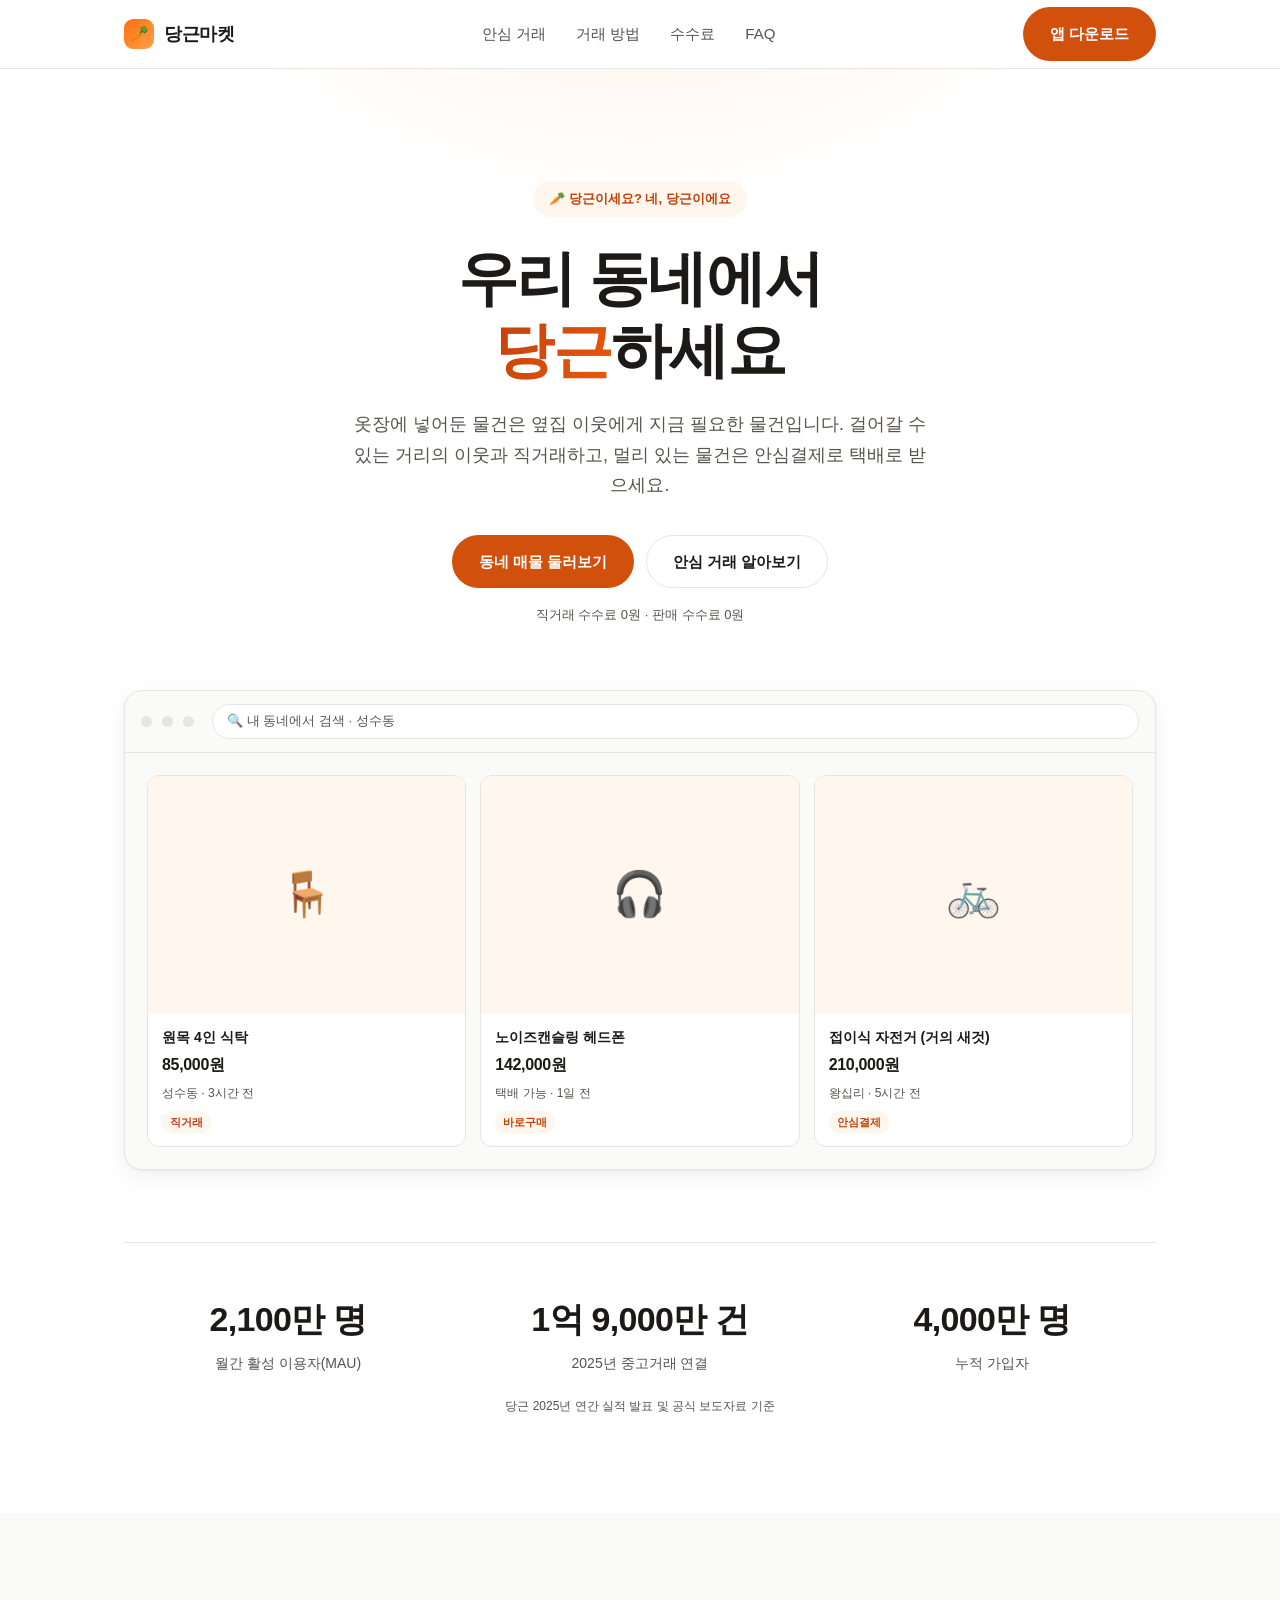
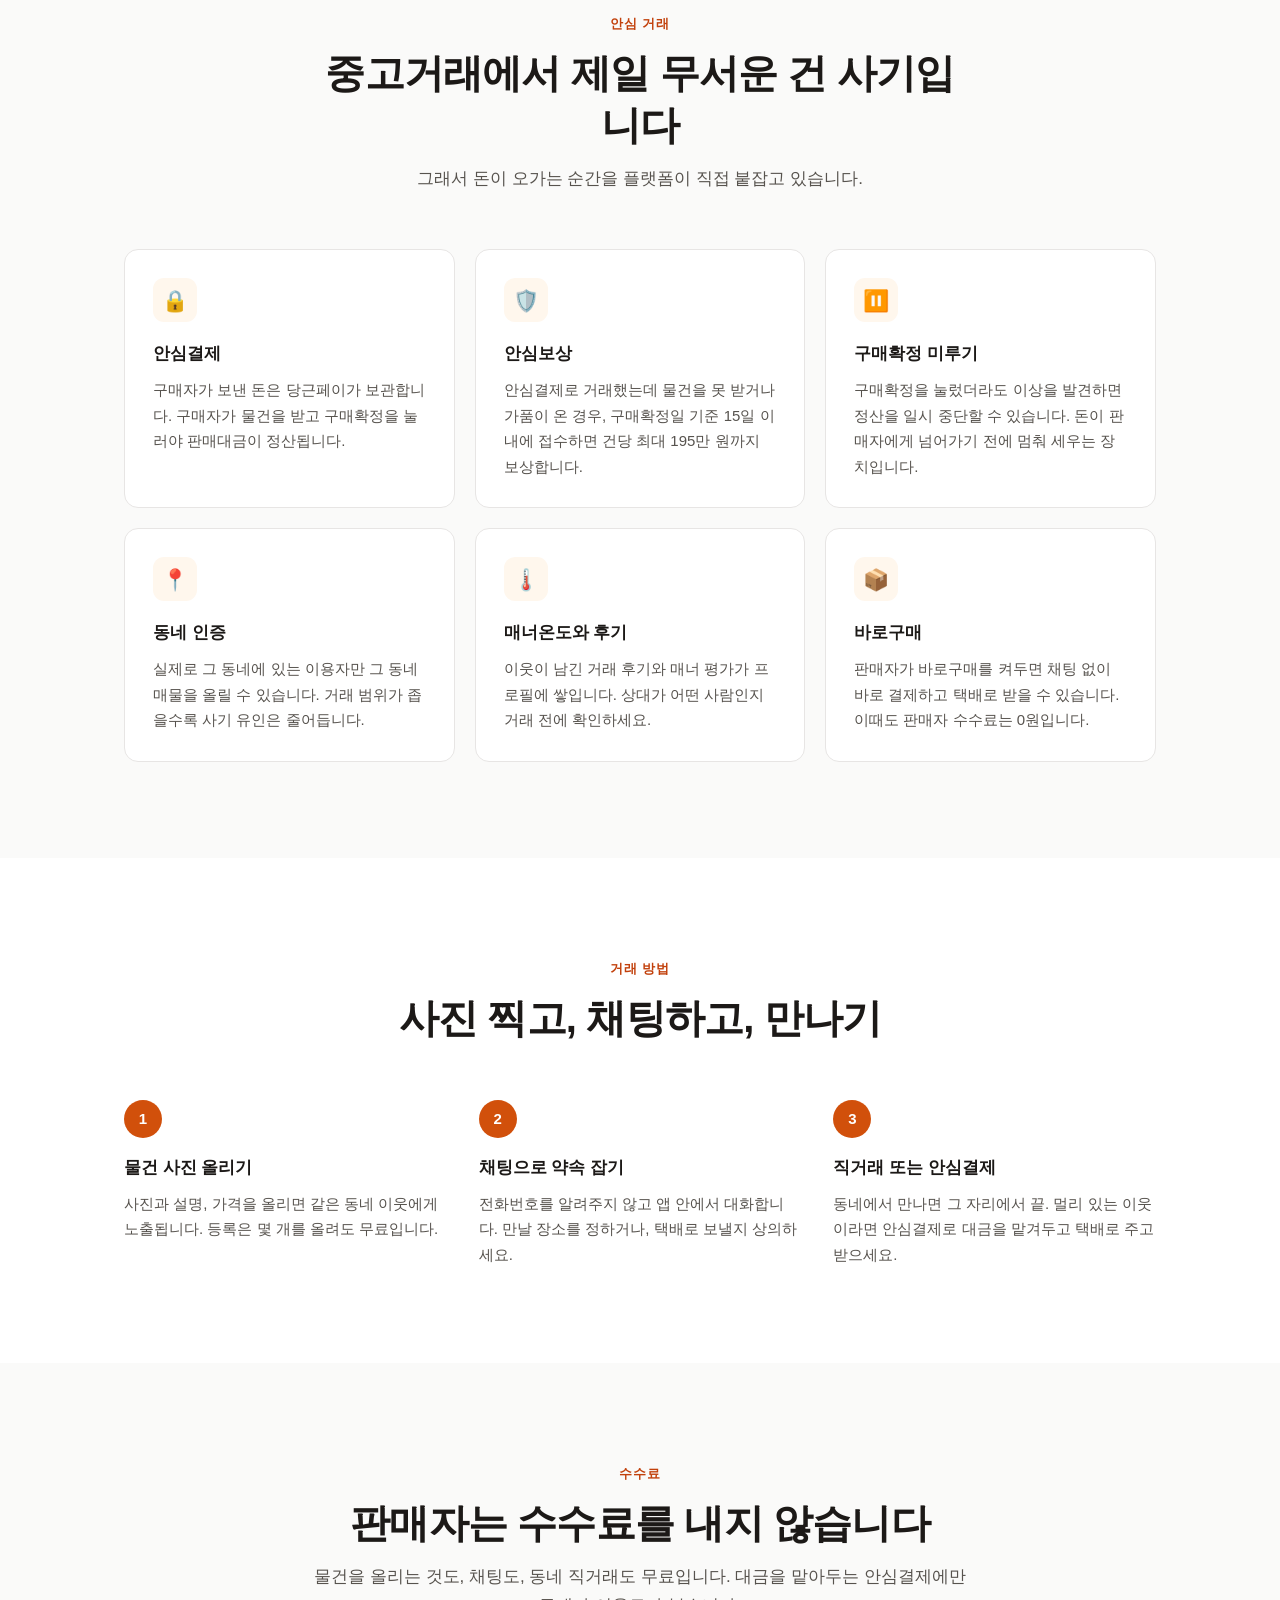
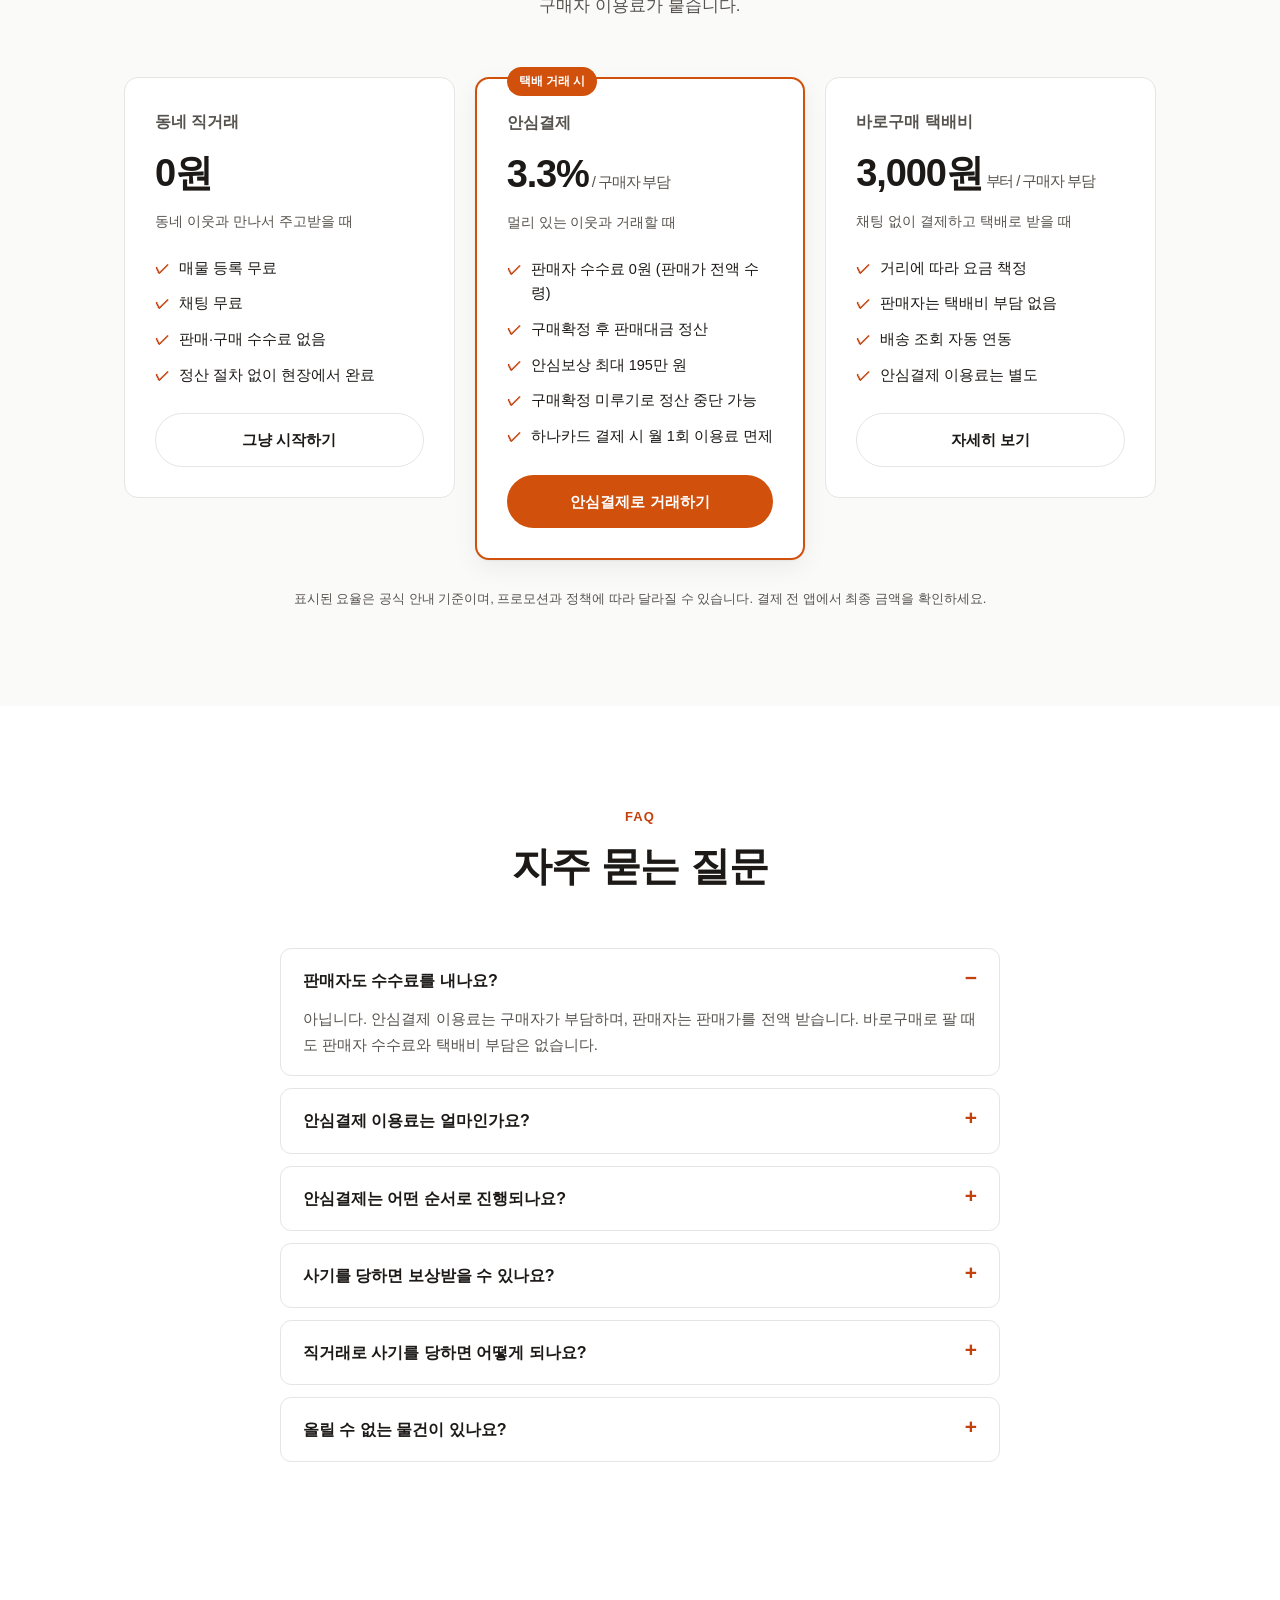
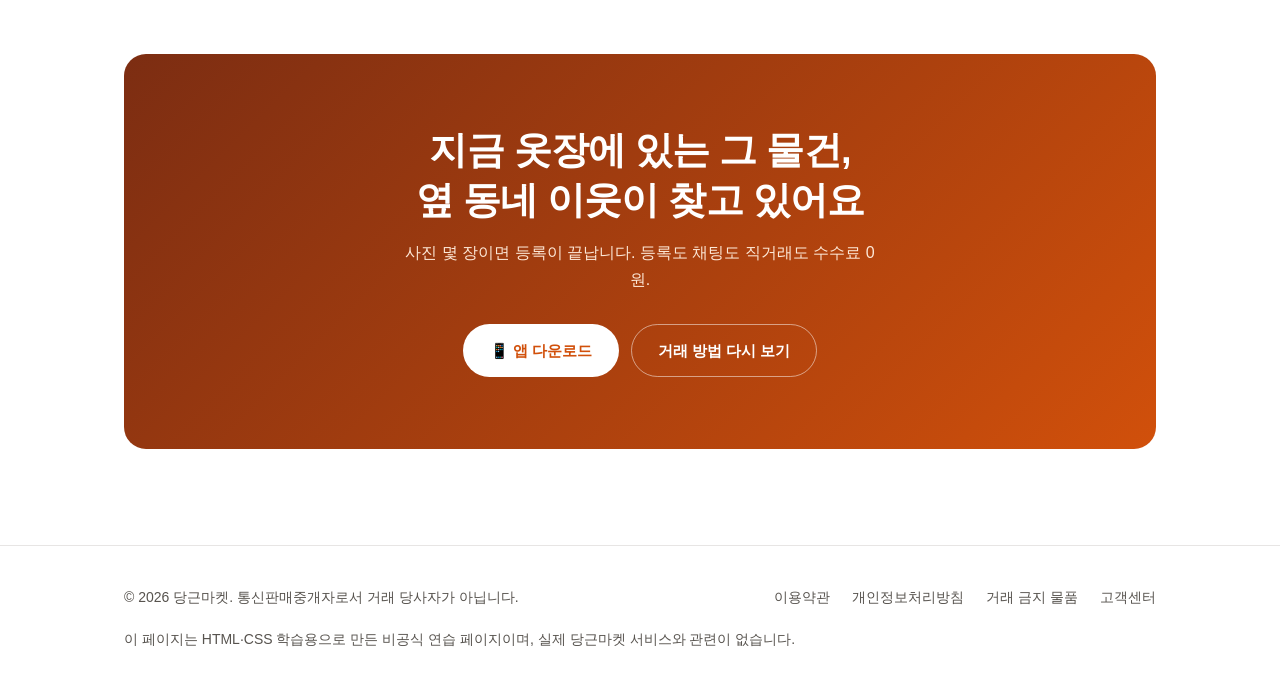
<file: index.html>
<!DOCTYPE html>
<html lang="ko">
<head>
<meta charset="UTF-8">
<meta name="viewport" content="width=device-width, initial-scale=1">
<title>당근마켓 — 우리 동네 중고 직거래</title>
<meta name="description" content="당근마켓은 동네 이웃과 중고 물품을 직거래하는 지역 생활 플랫폼입니다. 직거래 수수료 0원, 택배 거래는 안심결제로 안전하게.">

<!-- 브라우저 탭 아이콘. SVG 파비콘은 최신 브라우저에서 지원하고, 구형 대비로 ico도 함께 둡니다. -->
<link rel="icon" href="favicon.svg" type="image/svg+xml">
<link rel="apple-touch-icon" href="og-image.png">

<!-- ────────────────────────────────────────────────────────────
     공유용 메타 태그 (Open Graph)
     카카오톡·슬랙·페이스북에 링크를 붙였을 때 뜨는 미리보기 카드입니다.
     og:url 과 og:image 는 상대 경로가 아니라 http로 시작하는 전체 주소여야
     합니다. 크롤러가 상대 경로를 해석하지 못하기 때문입니다.
     도메인이 바뀌면 아래 두 줄도 함께 고쳐야 합니다.
     ──────────────────────────────────────────────────────────── -->
<meta property="og:type"        content="website">
<meta property="og:site_name"   content="당근마켓">
<meta property="og:locale"      content="ko_KR">
<meta property="og:title"       content="당근마켓 — 우리 동네 중고 직거래">
<meta property="og:description" content="걸어갈 수 있는 거리의 이웃과 직거래하세요. 판매 수수료 0원, 택배 거래는 안심결제로.">
<meta property="og:url"         content="https://miji111.github.io/danggeun-market-clone/">
<meta property="og:image"       content="https://miji111.github.io/danggeun-market-clone/og-image.png">
<meta property="og:image:width"  content="1200">
<meta property="og:image:height" content="630">
<meta property="og:image:alt"   content="당근마켓 — 우리 동네 중고 직거래">

<!-- 트위터(X)는 카드 종류를 따로 지정해야 큰 이미지로 보입니다. -->
<meta name="twitter:card" content="summary_large_image">

<!-- 검색 결과에 이 연습 페이지가 노출되면 곤란하므로 색인을 막아둡니다. -->
<meta name="robots" content="noindex, nofollow">

<!--
  ⚠️ 학습용 클론 페이지입니다.
     당근마켓은 실제로 존재하는 서비스(주식회사 당근마켓)이며, 이 파일은
     공부를 위해 만든 비공식 연습용 페이지입니다. 실제 서비스와 무관합니다.

     페이지에 적은 수수료·보상 정책은 아래 공식 자료를 근거로 했습니다.
     · 안심결제 이용료 3.3%(구매자 부담), 판매자 수수료 0원
       https://link.daangnpay.com/
     · 안심보상 제도(최대 195만 원, 구매확정일 15일 이내 접수)
       https://about.daangn.com/company/pr/archive/당근페이-중고거래-안심결제-보상제도-도입/
     · 바로구매(판매자 수수료 0원, 구매자가 이용료·택배비 부담)
       https://about.daangn.com/company/pr/archive/당근-중고거래-바로구매-기능-도입/
     · 2025년 실적(MAU 2,100만, 중고거래 연결 1억 9,000만 건)
       https://about.daangn.com/company/pr/archive/당근-2025년-연간-실적-발표/
     정책은 바뀔 수 있으니 실제 사용 전 공식 고객센터를 확인하세요.
-->
<link rel="stylesheet" href="style.css">
</head>
<body>

<!-- ─────────── 헤더 ─────────── -->
<header class="header">
  <div class="container header__inner">
    <a class="logo" href="#top">
      <span class="logo__mark">🥕</span>
      당근마켓
    </a>
    <nav class="nav" id="site-nav">
      <a href="#safety">안심 거래</a>
      <a href="#how">거래 방법</a>
      <a href="#fees">수수료</a>
      <a href="#faq">FAQ</a>
    </nav>
    <a class="btn btn--primary" href="#cta">앱 다운로드</a>

    <!-- 화면 낭독기(스크린리더)에는 aria-* 로 상태를 알려줍니다.
         aria-expanded 값은 아래 script 에서 true/false 로 바뀝니다. -->
    <button class="nav-toggle" type="button"
            aria-label="메뉴 열기" aria-controls="site-nav" aria-expanded="false">
      <svg class="icon-open" viewBox="0 0 24 24" fill="none" stroke="currentColor"
           stroke-width="2" stroke-linecap="round" aria-hidden="true">
        <line x1="3" y1="7" x2="21" y2="7"></line>
        <line x1="3" y1="12" x2="21" y2="12"></line>
        <line x1="3" y1="17" x2="21" y2="17"></line>
      </svg>
      <svg class="icon-close" viewBox="0 0 24 24" fill="none" stroke="currentColor"
           stroke-width="2" stroke-linecap="round" aria-hidden="true">
        <line x1="6" y1="6" x2="18" y2="18"></line>
        <line x1="18" y1="6" x2="6" y2="18"></line>
      </svg>
    </button>
  </div>
</header>

<!-- ─────────── 히어로 ─────────── -->
<section class="hero" id="top">
  <div class="container">
    <span class="badge">🥕 당근이세요? 네, 당근이에요</span>

    <h1>우리 동네에서<br><em>당근</em>하세요</h1>

    <p class="lead">
      옷장에 넣어둔 물건은 옆집 이웃에게 지금 필요한 물건입니다.
      걸어갈 수 있는 거리의 이웃과 직거래하고, 멀리 있는 물건은 안심결제로 택배로 받으세요.
    </p>

    <div class="hero__actions">
      <a class="btn btn--primary" href="#cta">동네 매물 둘러보기</a>
      <a class="btn btn--ghost" href="#safety">안심 거래 알아보기</a>
    </div>
    <p class="hero__note">직거래 수수료 0원 · 판매 수수료 0원</p>

    <!-- 앱 화면 목업 (실제 스크린샷으로 교체하면 좋습니다) -->
    <div class="mockup">
      <div class="mockup__bar">
        <span class="dot"></span><span class="dot"></span><span class="dot"></span>
        <span class="search">🔍 내 동네에서 검색 · 성수동</span>
      </div>
      <div class="mockup__body">
        <article class="item">
          <div class="item__thumb">🪑</div>
          <div class="item__info">
            <p class="item__title">원목 4인 식탁</p>
            <p class="item__price">85,000원</p>
            <p class="item__meta">성수동 · 3시간 전</p>
            <span class="item__tag">직거래</span>
          </div>
        </article>
        <article class="item">
          <div class="item__thumb">🎧</div>
          <div class="item__info">
            <p class="item__title">노이즈캔슬링 헤드폰</p>
            <p class="item__price">142,000원</p>
            <p class="item__meta">택배 가능 · 1일 전</p>
            <span class="item__tag">바로구매</span>
          </div>
        </article>
        <article class="item">
          <div class="item__thumb">🚲</div>
          <div class="item__info">
            <p class="item__title">접이식 자전거 (거의 새것)</p>
            <p class="item__price">210,000원</p>
            <p class="item__meta">왕십리 · 5시간 전</p>
            <span class="item__tag">안심결제</span>
          </div>
        </article>
      </div>
    </div>

    <!-- 지표 (당근 2025년 연간 실적 발표 기준) -->
    <div class="stats">
      <div class="stat"><strong>2,100만 명</strong><span>월간 활성 이용자(MAU)</span></div>
      <div class="stat"><strong>1억 9,000만 건</strong><span>2025년 중고거래 연결</span></div>
      <div class="stat"><strong>4,000만 명</strong><span>누적 가입자</span></div>
    </div>
    <p class="stats__note">당근 2025년 연간 실적 발표 및 공식 보도자료 기준</p>
  </div>
</section>

<!-- ─────────── 안심 거래 ─────────── -->
<section class="section section--alt" id="safety">
  <div class="container">
    <div class="section-head">
      <span class="eyebrow">안심 거래</span>
      <h2>중고거래에서 제일 무서운 건 사기입니다</h2>
      <p>그래서 돈이 오가는 순간을 플랫폼이 직접 붙잡고 있습니다.</p>
    </div>

    <div class="cards">
      <article class="card">
        <div class="card__icon">🔒</div>
        <h3>안심결제</h3>
        <p>구매자가 보낸 돈은 당근페이가 보관합니다. 구매자가 물건을 받고 구매확정을 눌러야 판매대금이 정산됩니다.</p>
      </article>
      <article class="card">
        <div class="card__icon">🛡️</div>
        <h3>안심보상</h3>
        <p>안심결제로 거래했는데 물건을 못 받거나 가품이 온 경우, 구매확정일 기준 15일 이내에 접수하면 건당 최대 195만 원까지 보상합니다.</p>
      </article>
      <article class="card">
        <div class="card__icon">⏸️</div>
        <h3>구매확정 미루기</h3>
        <p>구매확정을 눌렀더라도 이상을 발견하면 정산을 일시 중단할 수 있습니다. 돈이 판매자에게 넘어가기 전에 멈춰 세우는 장치입니다.</p>
      </article>
      <article class="card">
        <div class="card__icon">📍</div>
        <h3>동네 인증</h3>
        <p>실제로 그 동네에 있는 이용자만 그 동네 매물을 올릴 수 있습니다. 거래 범위가 좁을수록 사기 유인은 줄어듭니다.</p>
      </article>
      <article class="card">
        <div class="card__icon">🌡️</div>
        <h3>매너온도와 후기</h3>
        <p>이웃이 남긴 거래 후기와 매너 평가가 프로필에 쌓입니다. 상대가 어떤 사람인지 거래 전에 확인하세요.</p>
      </article>
      <article class="card">
        <div class="card__icon">📦</div>
        <h3>바로구매</h3>
        <p>판매자가 바로구매를 켜두면 채팅 없이 바로 결제하고 택배로 받을 수 있습니다. 이때도 판매자 수수료는 0원입니다.</p>
      </article>
    </div>
  </div>
</section>

<!-- ─────────── 거래 방법 ─────────── -->
<section class="section" id="how">
  <div class="container">
    <div class="section-head">
      <span class="eyebrow">거래 방법</span>
      <h2>사진 찍고, 채팅하고, 만나기</h2>
    </div>

    <div class="steps">
      <div class="step">
        <div class="step__num">1</div>
        <h3>물건 사진 올리기</h3>
        <p>사진과 설명, 가격을 올리면 같은 동네 이웃에게 노출됩니다. 등록은 몇 개를 올려도 무료입니다.</p>
      </div>
      <div class="step">
        <div class="step__num">2</div>
        <h3>채팅으로 약속 잡기</h3>
        <p>전화번호를 알려주지 않고 앱 안에서 대화합니다. 만날 장소를 정하거나, 택배로 보낼지 상의하세요.</p>
      </div>
      <div class="step">
        <div class="step__num">3</div>
        <h3>직거래 또는 안심결제</h3>
        <p>동네에서 만나면 그 자리에서 끝. 멀리 있는 이웃이라면 안심결제로 대금을 맡겨두고 택배로 주고받으세요.</p>
      </div>
    </div>
  </div>
</section>

<!-- ─────────── 수수료 ─────────── -->
<section class="section section--alt" id="fees">
  <div class="container">
    <div class="section-head">
      <span class="eyebrow">수수료</span>
      <h2>판매자는 수수료를 내지 않습니다</h2>
      <p>물건을 올리는 것도, 채팅도, 동네 직거래도 무료입니다. 대금을 맡아두는 안심결제에만 구매자 이용료가 붙습니다.</p>
    </div>

    <div class="plans">
      <div class="plan">
        <h3>동네 직거래</h3>
        <div class="plan__price">0원</div>
        <p class="plan__desc">동네 이웃과 만나서 주고받을 때</p>
        <ul>
          <li>매물 등록 무료</li>
          <li>채팅 무료</li>
          <li>판매·구매 수수료 없음</li>
          <li>정산 절차 없이 현장에서 완료</li>
        </ul>
        <a class="btn btn--ghost" href="#cta">그냥 시작하기</a>
      </div>

      <div class="plan plan--featured">
        <span class="plan__tag">택배 거래 시</span>
        <h3>안심결제</h3>
        <div class="plan__price">3.3%<small> / 구매자 부담</small></div>
        <p class="plan__desc">멀리 있는 이웃과 거래할 때</p>
        <ul>
          <li>판매자 수수료 0원 (판매가 전액 수령)</li>
          <li>구매확정 후 판매대금 정산</li>
          <li>안심보상 최대 195만 원</li>
          <li>구매확정 미루기로 정산 중단 가능</li>
          <li>하나카드 결제 시 월 1회 이용료 면제</li>
        </ul>
        <a class="btn btn--primary" href="#cta">안심결제로 거래하기</a>
      </div>

      <div class="plan">
        <h3>바로구매 택배비</h3>
        <div class="plan__price">3,000원<small> 부터 / 구매자 부담</small></div>
        <p class="plan__desc">채팅 없이 결제하고 택배로 받을 때</p>
        <ul>
          <li>거리에 따라 요금 책정</li>
          <li>판매자는 택배비 부담 없음</li>
          <li>배송 조회 자동 연동</li>
          <li>안심결제 이용료는 별도</li>
        </ul>
        <a class="btn btn--ghost" href="#faq">자세히 보기</a>
      </div>
    </div>

    <p class="fees__note">
      표시된 요율은 공식 안내 기준이며, 프로모션과 정책에 따라 달라질 수 있습니다.
      결제 전 앱에서 최종 금액을 확인하세요.
    </p>
  </div>
</section>

<!-- ─────────── FAQ ─────────── -->
<section class="section" id="faq">
  <div class="container">
    <div class="section-head">
      <span class="eyebrow">FAQ</span>
      <h2>자주 묻는 질문</h2>
    </div>

    <div class="faq">
      <details open>
        <summary>판매자도 수수료를 내나요?</summary>
        <p>아닙니다. 안심결제 이용료는 구매자가 부담하며, 판매자는 판매가를 전액 받습니다. 바로구매로 팔 때도 판매자 수수료와 택배비 부담은 없습니다.</p>
      </details>
      <details>
        <summary>안심결제 이용료는 얼마인가요?</summary>
        <p>결제 금액의 3.3%를 구매자가 부담합니다. 하나카드로 결제하면 월 1회 이용료를 면제받을 수 있습니다.</p>
      </details>
      <details>
        <summary>안심결제는 어떤 순서로 진행되나요?</summary>
        <p>구매자가 결제하면 대금을 당근페이가 보관합니다. 판매자가 물건을 보내고, 구매자가 받아서 구매확정을 누르면 판매대금이 정산됩니다. 이상이 있으면 구매확정 미루기로 정산을 일시 중단할 수 있습니다.</p>
      </details>
      <details>
        <summary>사기를 당하면 보상받을 수 있나요?</summary>
        <p>안심결제로 거래한 경우, 구매확정 후 물건을 받지 못했거나 정품이라던 물건이 가품으로 확인되면 구매확정일 기준 15일 이내에 접수해 건당 최대 195만 원까지 보상받을 수 있습니다. 다만 이용자 간 단순 분쟁이나 거래가 금지된 물품은 보상 대상이 아닙니다.</p>
      </details>
      <details>
        <summary>직거래로 사기를 당하면 어떻게 되나요?</summary>
        <p>직거래에는 수수료가 없는 대신, 플랫폼이 대금을 보관하지 않으므로 보상 대상도 아닙니다. 계좌 송금으로 선입금을 요구하는 거래라면 안심결제를 사용하시는 편이 안전합니다.</p>
      </details>
      <details>
        <summary>올릴 수 없는 물건이 있나요?</summary>
        <p>반려동물과 생명이 있는 동물, 주류(무알콜 포함)·담배·전자담배, 의약품과 의료기기, 개인정보와 계정, 모의총포, 유류 등은 거래할 수 없습니다. 전체 목록은 <a href="prohibited.html" style="color: var(--brand-ink); text-decoration: underline;">거래 금지 물품 안내</a>에서 확인하세요.</p>
      </details>
    </div>
  </div>
</section>

<!-- ─────────── 마지막 유도 영역 ─────────── -->
<section class="section" id="cta">
  <div class="container">
    <div class="cta">
      <h2>지금 옷장에 있는 그 물건,<br>옆 동네 이웃이 찾고 있어요</h2>
      <p>사진 몇 장이면 등록이 끝납니다. 등록도 채팅도 직거래도 수수료 0원.</p>
      <div class="cta__actions">
        <a class="btn btn--light" href="#top">📱 앱 다운로드</a>
        <a class="btn btn--outline" href="#how">거래 방법 다시 보기</a>
      </div>
    </div>
  </div>
</section>

<!-- ─────────── 푸터 ─────────── -->
<footer class="footer">
  <div class="container">
    <div class="footer__inner">
      <p>© 2026 당근마켓. 통신판매중개자로서 거래 당사자가 아닙니다.</p>
      <nav>
        <a href="terms.html">이용약관</a>
        <a href="privacy.html">개인정보처리방침</a>
        <a href="prohibited.html">거래 금지 물품</a>
        <a href="#faq">고객센터</a>
      </nav>
    </div>
    <p class="footer__disclaimer">
      이 페이지는 HTML·CSS 학습용으로 만든 비공식 연습 페이지이며, 실제 당근마켓 서비스와 관련이 없습니다.
    </p>
  </div>
</footer>

<!-- 모바일 메뉴 토글. defer 를 붙이면 HTML을 다 읽은 뒤 실행됩니다. -->
<script src="main.js" defer></script>

</body>
</html>
</file>
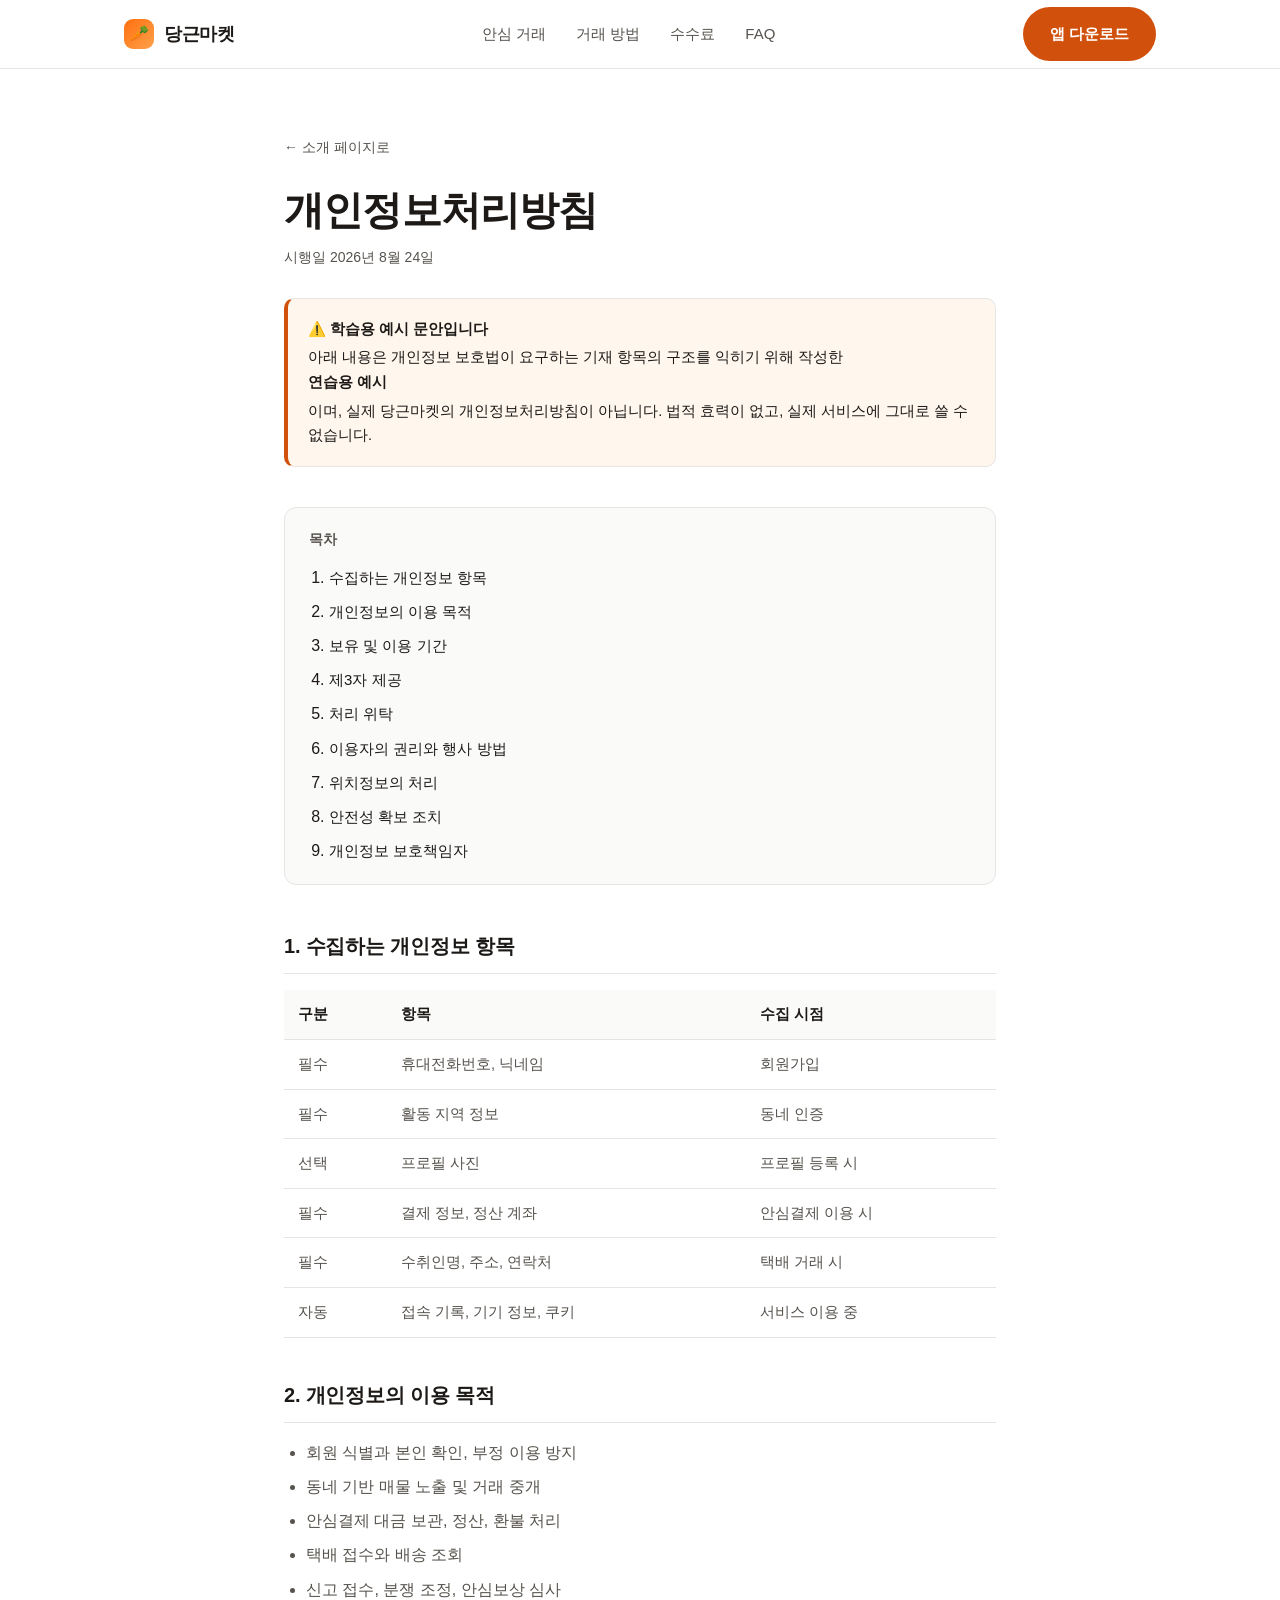
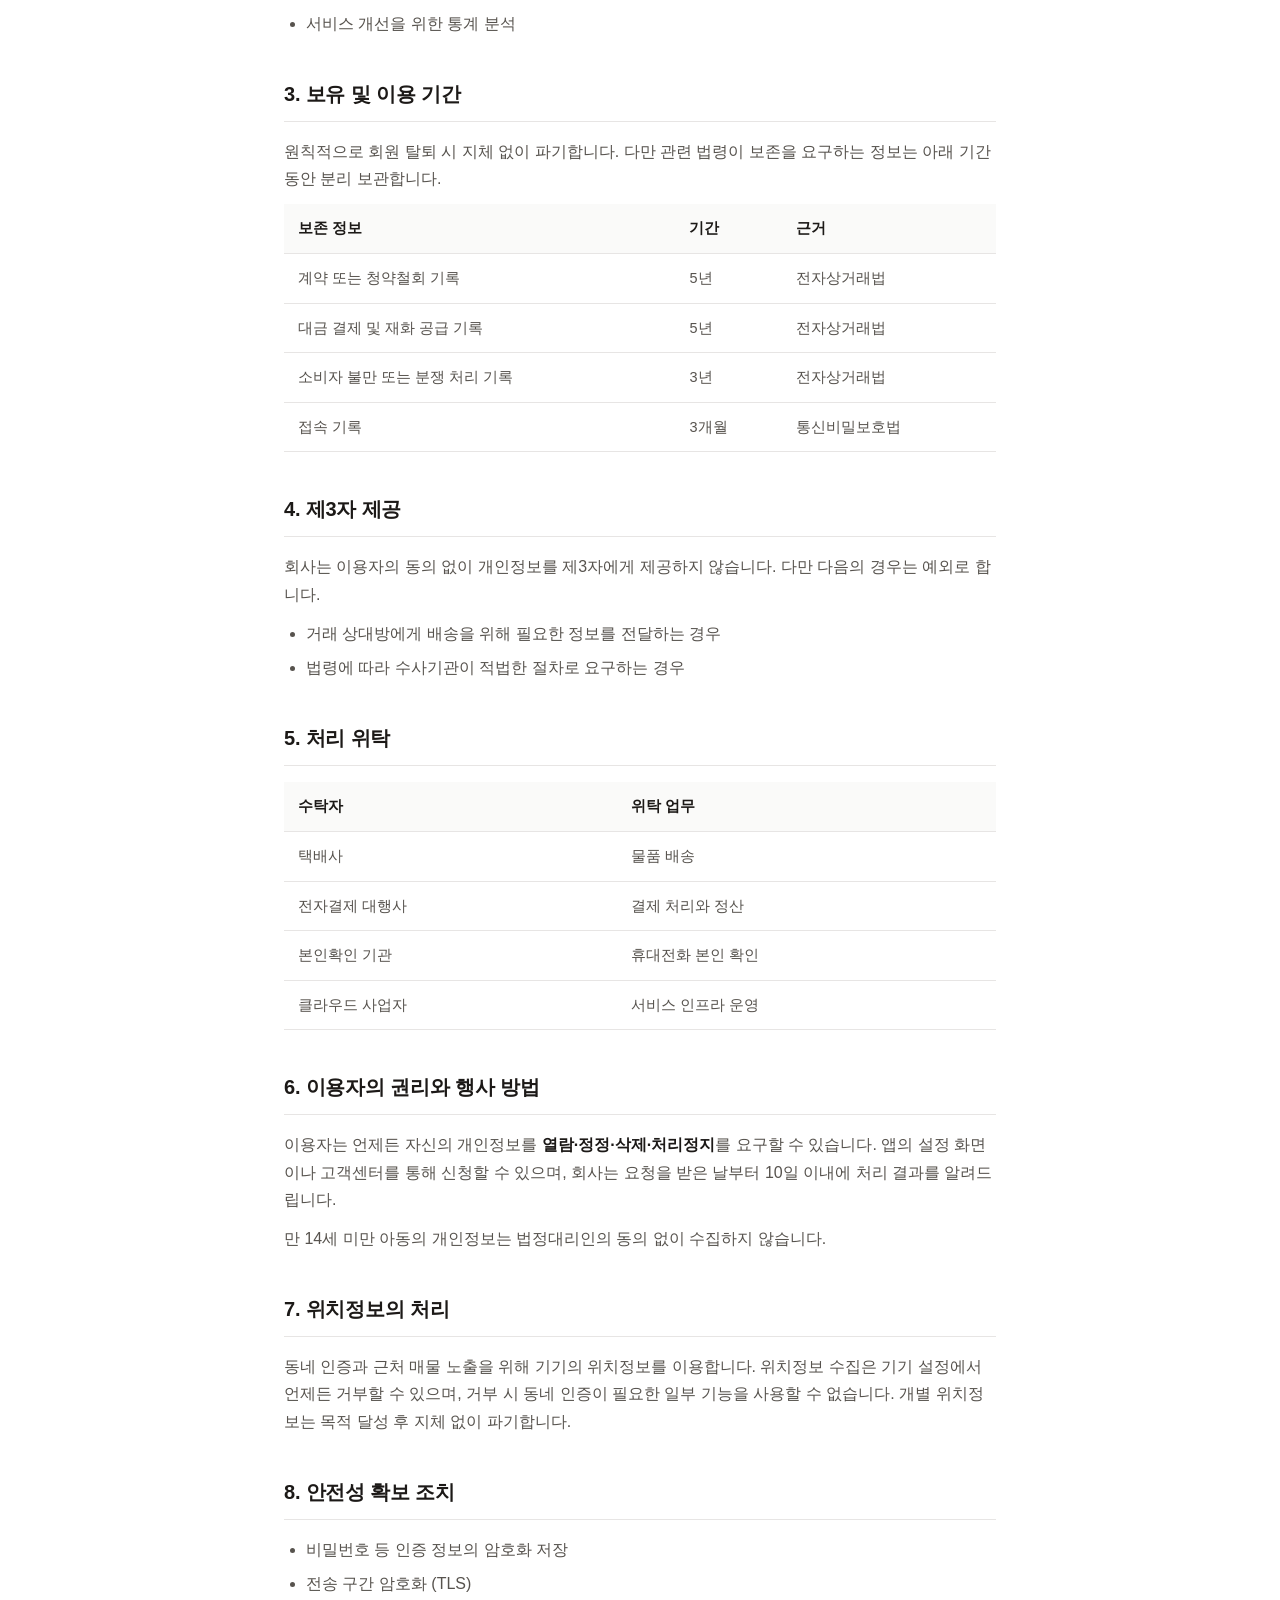
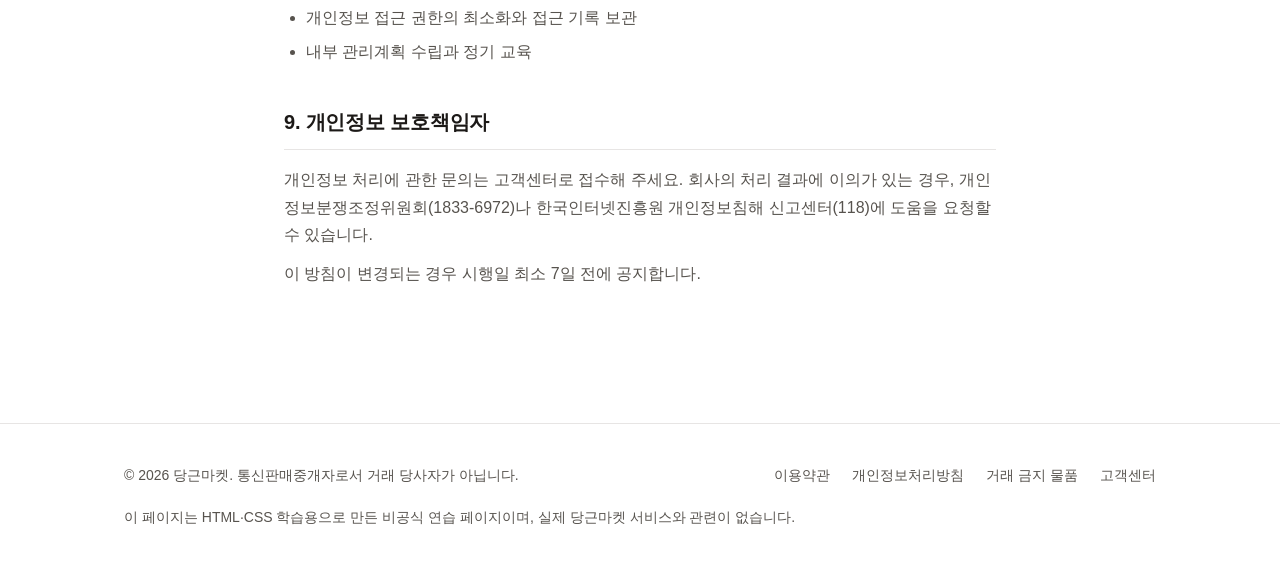
<file: privacy.html>
<!DOCTYPE html>
<html lang="ko">
<head>
<meta charset="UTF-8">
<meta name="viewport" content="width=device-width, initial-scale=1">
<title>개인정보처리방침 — 당근마켓</title>
<meta name="description" content="당근마켓 개인정보처리방침 (학습용 예시 문안).">
<link rel="icon" href="favicon.svg" type="image/svg+xml">
<meta name="robots" content="noindex, nofollow">
<link rel="stylesheet" href="style.css">
</head>
<body>

<header class="header">
  <div class="container header__inner">
    <a class="logo" href="index.html">
      <span class="logo__mark">🥕</span>
      당근마켓
    </a>
    <nav class="nav" id="site-nav">
      <a href="index.html#safety">안심 거래</a>
      <a href="index.html#how">거래 방법</a>
      <a href="index.html#fees">수수료</a>
      <a href="index.html#faq">FAQ</a>
    </nav>
    <a class="btn btn--primary" href="index.html#cta">앱 다운로드</a>
    <button class="nav-toggle" type="button"
            aria-label="메뉴 열기" aria-controls="site-nav" aria-expanded="false">
      <svg class="icon-open" viewBox="0 0 24 24" fill="none" stroke="currentColor"
           stroke-width="2" stroke-linecap="round" aria-hidden="true">
        <line x1="3" y1="7" x2="21" y2="7"></line>
        <line x1="3" y1="12" x2="21" y2="12"></line>
        <line x1="3" y1="17" x2="21" y2="17"></line>
      </svg>
      <svg class="icon-close" viewBox="0 0 24 24" fill="none" stroke="currentColor"
           stroke-width="2" stroke-linecap="round" aria-hidden="true">
        <line x1="6" y1="6" x2="18" y2="18"></line>
        <line x1="18" y1="6" x2="6" y2="18"></line>
      </svg>
    </button>
  </div>
</header>

<main class="doc">
  <div class="container doc__inner">
    <a class="doc__back" href="index.html">← 소개 페이지로</a>

    <h1>개인정보처리방침</h1>
    <p class="doc__meta">시행일 2026년 8월 24일</p>

    <div class="notice">
      <strong>⚠️ 학습용 예시 문안입니다</strong>
      아래 내용은 개인정보 보호법이 요구하는 기재 항목의 구조를 익히기 위해 작성한
      <strong>연습용 예시</strong>이며, 실제 당근마켓의 개인정보처리방침이 아닙니다.
      법적 효력이 없고, 실제 서비스에 그대로 쓸 수 없습니다.
    </div>

    <div class="toc">
      <h2>목차</h2>
      <ol>
        <li><a href="#p1">수집하는 개인정보 항목</a></li>
        <li><a href="#p2">개인정보의 이용 목적</a></li>
        <li><a href="#p3">보유 및 이용 기간</a></li>
        <li><a href="#p4">제3자 제공</a></li>
        <li><a href="#p5">처리 위탁</a></li>
        <li><a href="#p6">이용자의 권리와 행사 방법</a></li>
        <li><a href="#p7">위치정보의 처리</a></li>
        <li><a href="#p8">안전성 확보 조치</a></li>
        <li><a href="#p9">개인정보 보호책임자</a></li>
      </ol>
    </div>

    <article id="p1">
      <h2>1. 수집하는 개인정보 항목</h2>
      <div class="table-wrap">
        <table>
          <thead>
            <tr><th>구분</th><th>항목</th><th>수집 시점</th></tr>
          </thead>
          <tbody>
            <tr><td>필수</td><td>휴대전화번호, 닉네임</td><td>회원가입</td></tr>
            <tr><td>필수</td><td>활동 지역 정보</td><td>동네 인증</td></tr>
            <tr><td>선택</td><td>프로필 사진</td><td>프로필 등록 시</td></tr>
            <tr><td>필수</td><td>결제 정보, 정산 계좌</td><td>안심결제 이용 시</td></tr>
            <tr><td>필수</td><td>수취인명, 주소, 연락처</td><td>택배 거래 시</td></tr>
            <tr><td>자동</td><td>접속 기록, 기기 정보, 쿠키</td><td>서비스 이용 중</td></tr>
          </tbody>
        </table>
      </div>
    </article>

    <article id="p2">
      <h2>2. 개인정보의 이용 목적</h2>
      <ul>
        <li>회원 식별과 본인 확인, 부정 이용 방지</li>
        <li>동네 기반 매물 노출 및 거래 중개</li>
        <li>안심결제 대금 보관, 정산, 환불 처리</li>
        <li>택배 접수와 배송 조회</li>
        <li>신고 접수, 분쟁 조정, 안심보상 심사</li>
        <li>서비스 개선을 위한 통계 분석</li>
      </ul>
    </article>

    <article id="p3">
      <h2>3. 보유 및 이용 기간</h2>
      <p>
        원칙적으로 회원 탈퇴 시 지체 없이 파기합니다. 다만 관련 법령이 보존을 요구하는
        정보는 아래 기간 동안 분리 보관합니다.
      </p>
      <div class="table-wrap">
        <table>
          <thead>
            <tr><th>보존 정보</th><th>기간</th><th>근거</th></tr>
          </thead>
          <tbody>
            <tr><td>계약 또는 청약철회 기록</td><td>5년</td><td>전자상거래법</td></tr>
            <tr><td>대금 결제 및 재화 공급 기록</td><td>5년</td><td>전자상거래법</td></tr>
            <tr><td>소비자 불만 또는 분쟁 처리 기록</td><td>3년</td><td>전자상거래법</td></tr>
            <tr><td>접속 기록</td><td>3개월</td><td>통신비밀보호법</td></tr>
          </tbody>
        </table>
      </div>
    </article>

    <article id="p4">
      <h2>4. 제3자 제공</h2>
      <p>
        회사는 이용자의 동의 없이 개인정보를 제3자에게 제공하지 않습니다.
        다만 다음의 경우는 예외로 합니다.
      </p>
      <ul>
        <li>거래 상대방에게 배송을 위해 필요한 정보를 전달하는 경우</li>
        <li>법령에 따라 수사기관이 적법한 절차로 요구하는 경우</li>
      </ul>
    </article>

    <article id="p5">
      <h2>5. 처리 위탁</h2>
      <div class="table-wrap">
        <table>
          <thead>
            <tr><th>수탁자</th><th>위탁 업무</th></tr>
          </thead>
          <tbody>
            <tr><td>택배사</td><td>물품 배송</td></tr>
            <tr><td>전자결제 대행사</td><td>결제 처리와 정산</td></tr>
            <tr><td>본인확인 기관</td><td>휴대전화 본인 확인</td></tr>
            <tr><td>클라우드 사업자</td><td>서비스 인프라 운영</td></tr>
          </tbody>
        </table>
      </div>
    </article>

    <article id="p6">
      <h2>6. 이용자의 권리와 행사 방법</h2>
      <p>
        이용자는 언제든 자신의 개인정보를 <strong>열람·정정·삭제·처리정지</strong>를 요구할 수 있습니다.
        앱의 설정 화면이나 고객센터를 통해 신청할 수 있으며, 회사는 요청을 받은 날부터
        10일 이내에 처리 결과를 알려드립니다.
      </p>
      <p>만 14세 미만 아동의 개인정보는 법정대리인의 동의 없이 수집하지 않습니다.</p>
    </article>

    <article id="p7">
      <h2>7. 위치정보의 처리</h2>
      <p>
        동네 인증과 근처 매물 노출을 위해 기기의 위치정보를 이용합니다.
        위치정보 수집은 기기 설정에서 언제든 거부할 수 있으며, 거부 시 동네 인증이 필요한
        일부 기능을 사용할 수 없습니다. 개별 위치정보는 목적 달성 후 지체 없이 파기합니다.
      </p>
    </article>

    <article id="p8">
      <h2>8. 안전성 확보 조치</h2>
      <ul>
        <li>비밀번호 등 인증 정보의 암호화 저장</li>
        <li>전송 구간 암호화 (TLS)</li>
        <li>개인정보 접근 권한의 최소화와 접근 기록 보관</li>
        <li>내부 관리계획 수립과 정기 교육</li>
      </ul>
    </article>

    <article id="p9">
      <h2>9. 개인정보 보호책임자</h2>
      <p>
        개인정보 처리에 관한 문의는 고객센터로 접수해 주세요.
        회사의 처리 결과에 이의가 있는 경우, 개인정보분쟁조정위원회(1833-6972)나
        한국인터넷진흥원 개인정보침해 신고센터(118)에 도움을 요청할 수 있습니다.
      </p>
      <p>
        이 방침이 변경되는 경우 시행일 최소 7일 전에 공지합니다.
      </p>
    </article>
  </div>
</main>

<footer class="footer">
  <div class="container">
    <div class="footer__inner">
      <p>© 2026 당근마켓. 통신판매중개자로서 거래 당사자가 아닙니다.</p>
      <nav>
        <a href="terms.html">이용약관</a>
        <a href="privacy.html">개인정보처리방침</a>
        <a href="prohibited.html">거래 금지 물품</a>
        <a href="index.html#faq">고객센터</a>
      </nav>
    </div>
    <p class="footer__disclaimer">
      이 페이지는 HTML·CSS 학습용으로 만든 비공식 연습 페이지이며, 실제 당근마켓 서비스와 관련이 없습니다.
    </p>
  </div>
</footer>

<script src="main.js" defer></script>

</body>
</html>
</file>
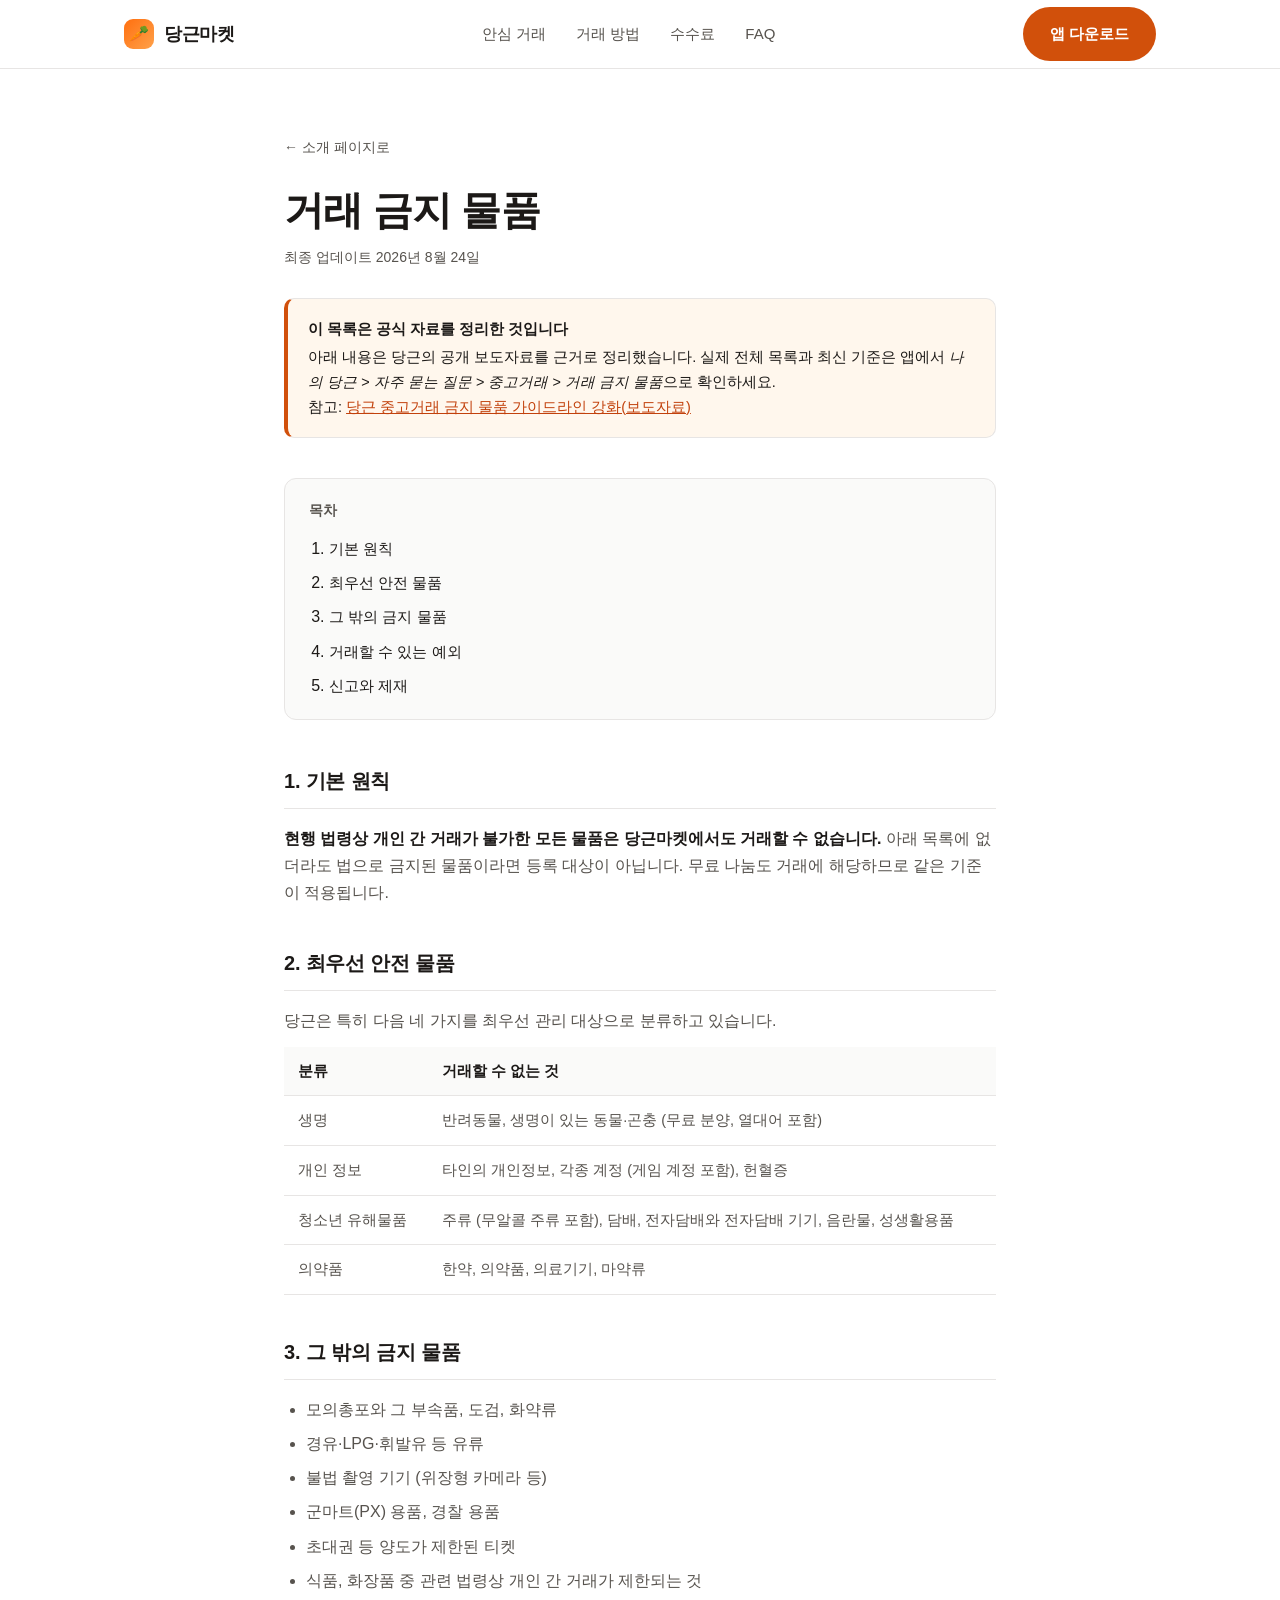
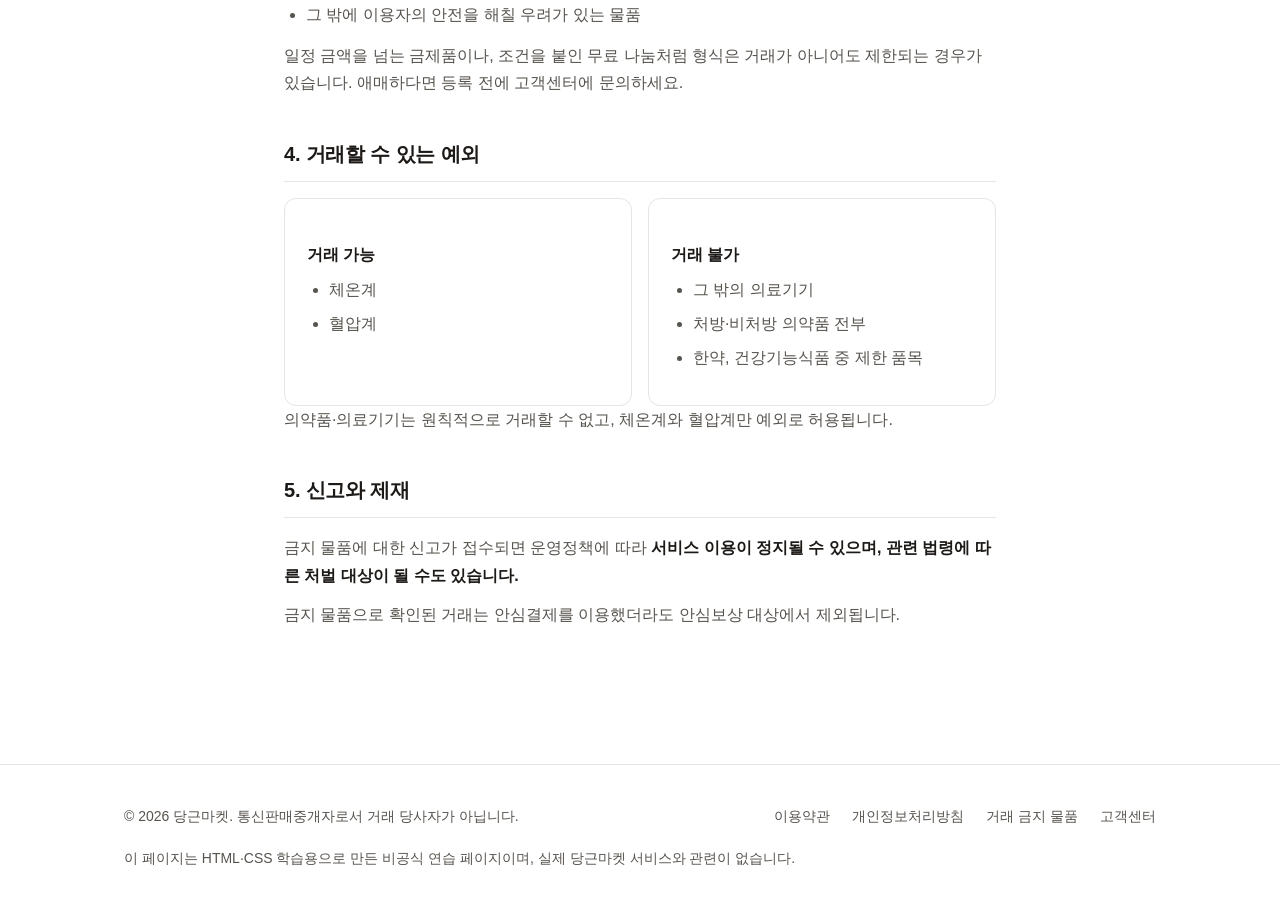
<file: prohibited.html>
<!DOCTYPE html>
<html lang="ko">
<head>
<meta charset="UTF-8">
<meta name="viewport" content="width=device-width, initial-scale=1">
<title>거래 금지 물품 — 당근마켓</title>
<meta name="description" content="당근마켓에서 거래할 수 없는 물품 안내. 생명, 개인정보, 청소년 유해물품, 의약품 등 현행 법령상 개인 간 거래가 불가한 물품은 거래할 수 없습니다.">
<link rel="icon" href="favicon.svg" type="image/svg+xml">
<meta name="robots" content="noindex, nofollow">
<link rel="stylesheet" href="style.css">
</head>
<body>

<!-- 헤더·푸터가 페이지마다 똑같이 반복됩니다.
     정적 HTML의 한계로, 메뉴 하나를 고치려면 모든 파일을 고쳐야 합니다.
     나중에 이 반복을 없애려고 쓰는 것이 템플릿 엔진이나 정적 사이트 생성기입니다. -->
<header class="header">
  <div class="container header__inner">
    <a class="logo" href="index.html">
      <span class="logo__mark">🥕</span>
      당근마켓
    </a>
    <nav class="nav" id="site-nav">
      <a href="index.html#safety">안심 거래</a>
      <a href="index.html#how">거래 방법</a>
      <a href="index.html#fees">수수료</a>
      <a href="index.html#faq">FAQ</a>
    </nav>
    <a class="btn btn--primary" href="index.html#cta">앱 다운로드</a>
    <button class="nav-toggle" type="button"
            aria-label="메뉴 열기" aria-controls="site-nav" aria-expanded="false">
      <svg class="icon-open" viewBox="0 0 24 24" fill="none" stroke="currentColor"
           stroke-width="2" stroke-linecap="round" aria-hidden="true">
        <line x1="3" y1="7" x2="21" y2="7"></line>
        <line x1="3" y1="12" x2="21" y2="12"></line>
        <line x1="3" y1="17" x2="21" y2="17"></line>
      </svg>
      <svg class="icon-close" viewBox="0 0 24 24" fill="none" stroke="currentColor"
           stroke-width="2" stroke-linecap="round" aria-hidden="true">
        <line x1="6" y1="6" x2="18" y2="18"></line>
        <line x1="18" y1="6" x2="6" y2="18"></line>
      </svg>
    </button>
  </div>
</header>

<main class="doc">
  <div class="container doc__inner">
    <a class="doc__back" href="index.html">← 소개 페이지로</a>

    <h1>거래 금지 물품</h1>
    <p class="doc__meta">최종 업데이트 2026년 8월 24일</p>

    <div class="notice">
      <strong>이 목록은 공식 자료를 정리한 것입니다</strong>
      아래 내용은 당근의 공개 보도자료를 근거로 정리했습니다. 실제 전체 목록과 최신 기준은
      앱에서 <em>나의 당근 &gt; 자주 묻는 질문 &gt; 중고거래 &gt; 거래 금지 물품</em>으로 확인하세요.
      <br>참고:
      <a href="https://about.daangn.com/company/pr/archive/%EB%8B%B9%EA%B7%BC-%EC%A4%91%EA%B3%A0%EA%B1%B0%EB%9E%98-%EA%B8%88%EC%A7%80-%EB%AC%BC%ED%92%88-%EA%B0%80%EC%9D%B4%EB%93%9C%EB%9D%BC%EC%9D%B8-%EA%B0%95%ED%99%94/"
         target="_blank" rel="noopener">당근 중고거래 금지 물품 가이드라인 강화(보도자료)</a>
    </div>

    <div class="toc">
      <h2>목차</h2>
      <ol>
        <li><a href="#principle">기본 원칙</a></li>
        <li><a href="#priority">최우선 안전 물품</a></li>
        <li><a href="#others">그 밖의 금지 물품</a></li>
        <li><a href="#exception">거래할 수 있는 예외</a></li>
        <li><a href="#report">신고와 제재</a></li>
      </ol>
    </div>

    <article id="principle">
      <h2>1. 기본 원칙</h2>
      <p>
        <strong>현행 법령상 개인 간 거래가 불가한 모든 물품은 당근마켓에서도 거래할 수 없습니다.</strong>
        아래 목록에 없더라도 법으로 금지된 물품이라면 등록 대상이 아닙니다.
        무료 나눔도 거래에 해당하므로 같은 기준이 적용됩니다.
      </p>
    </article>

    <article id="priority">
      <h2>2. 최우선 안전 물품</h2>
      <p>당근은 특히 다음 네 가지를 최우선 관리 대상으로 분류하고 있습니다.</p>

      <div class="table-wrap">
        <table>
          <thead>
            <tr><th>분류</th><th>거래할 수 없는 것</th></tr>
          </thead>
          <tbody>
            <tr>
              <td>생명</td>
              <td>반려동물, 생명이 있는 동물·곤충 (무료 분양, 열대어 포함)</td>
            </tr>
            <tr>
              <td>개인 정보</td>
              <td>타인의 개인정보, 각종 계정 (게임 계정 포함), 헌혈증</td>
            </tr>
            <tr>
              <td>청소년 유해물품</td>
              <td>주류 (무알콜 주류 포함), 담배, 전자담배와 전자담배 기기, 음란물, 성생활용품</td>
            </tr>
            <tr>
              <td>의약품</td>
              <td>한약, 의약품, 의료기기, 마약류</td>
            </tr>
          </tbody>
        </table>
      </div>
    </article>

    <article id="others">
      <h2>3. 그 밖의 금지 물품</h2>
      <ul>
        <li>모의총포와 그 부속품, 도검, 화약류</li>
        <li>경유·LPG·휘발유 등 유류</li>
        <li>불법 촬영 기기 (위장형 카메라 등)</li>
        <li>군마트(PX) 용품, 경찰 용품</li>
        <li>초대권 등 양도가 제한된 티켓</li>
        <li>식품, 화장품 중 관련 법령상 개인 간 거래가 제한되는 것</li>
        <li>그 밖에 이용자의 안전을 해칠 우려가 있는 물품</li>
      </ul>
      <p>
        일정 금액을 넘는 금제품이나, 조건을 붙인 무료 나눔처럼
        형식은 거래가 아니어도 제한되는 경우가 있습니다. 애매하다면 등록 전에 고객센터에 문의하세요.
      </p>
    </article>

    <article id="exception">
      <h2>4. 거래할 수 있는 예외</h2>
      <div class="split">
        <div>
          <h3>거래 가능</h3>
          <ul>
            <li>체온계</li>
            <li>혈압계</li>
          </ul>
        </div>
        <div>
          <h3>거래 불가</h3>
          <ul>
            <li>그 밖의 의료기기</li>
            <li>처방·비처방 의약품 전부</li>
            <li>한약, 건강기능식품 중 제한 품목</li>
          </ul>
        </div>
      </div>
      <p>
        의약품·의료기기는 원칙적으로 거래할 수 없고, 체온계와 혈압계만 예외로 허용됩니다.
      </p>
    </article>

    <article id="report">
      <h2>5. 신고와 제재</h2>
      <p>
        금지 물품에 대한 신고가 접수되면 운영정책에 따라
        <strong>서비스 이용이 정지될 수 있으며, 관련 법령에 따른 처벌 대상이 될 수도 있습니다.</strong>
      </p>
      <p>
        금지 물품으로 확인된 거래는 안심결제를 이용했더라도 안심보상 대상에서 제외됩니다.
      </p>
    </article>
  </div>
</main>

<footer class="footer">
  <div class="container">
    <div class="footer__inner">
      <p>© 2026 당근마켓. 통신판매중개자로서 거래 당사자가 아닙니다.</p>
      <nav>
        <a href="terms.html">이용약관</a>
        <a href="privacy.html">개인정보처리방침</a>
        <a href="prohibited.html">거래 금지 물품</a>
        <a href="index.html#faq">고객센터</a>
      </nav>
    </div>
    <p class="footer__disclaimer">
      이 페이지는 HTML·CSS 학습용으로 만든 비공식 연습 페이지이며, 실제 당근마켓 서비스와 관련이 없습니다.
    </p>
  </div>
</footer>

<script src="main.js" defer></script>

</body>
</html>
</file>
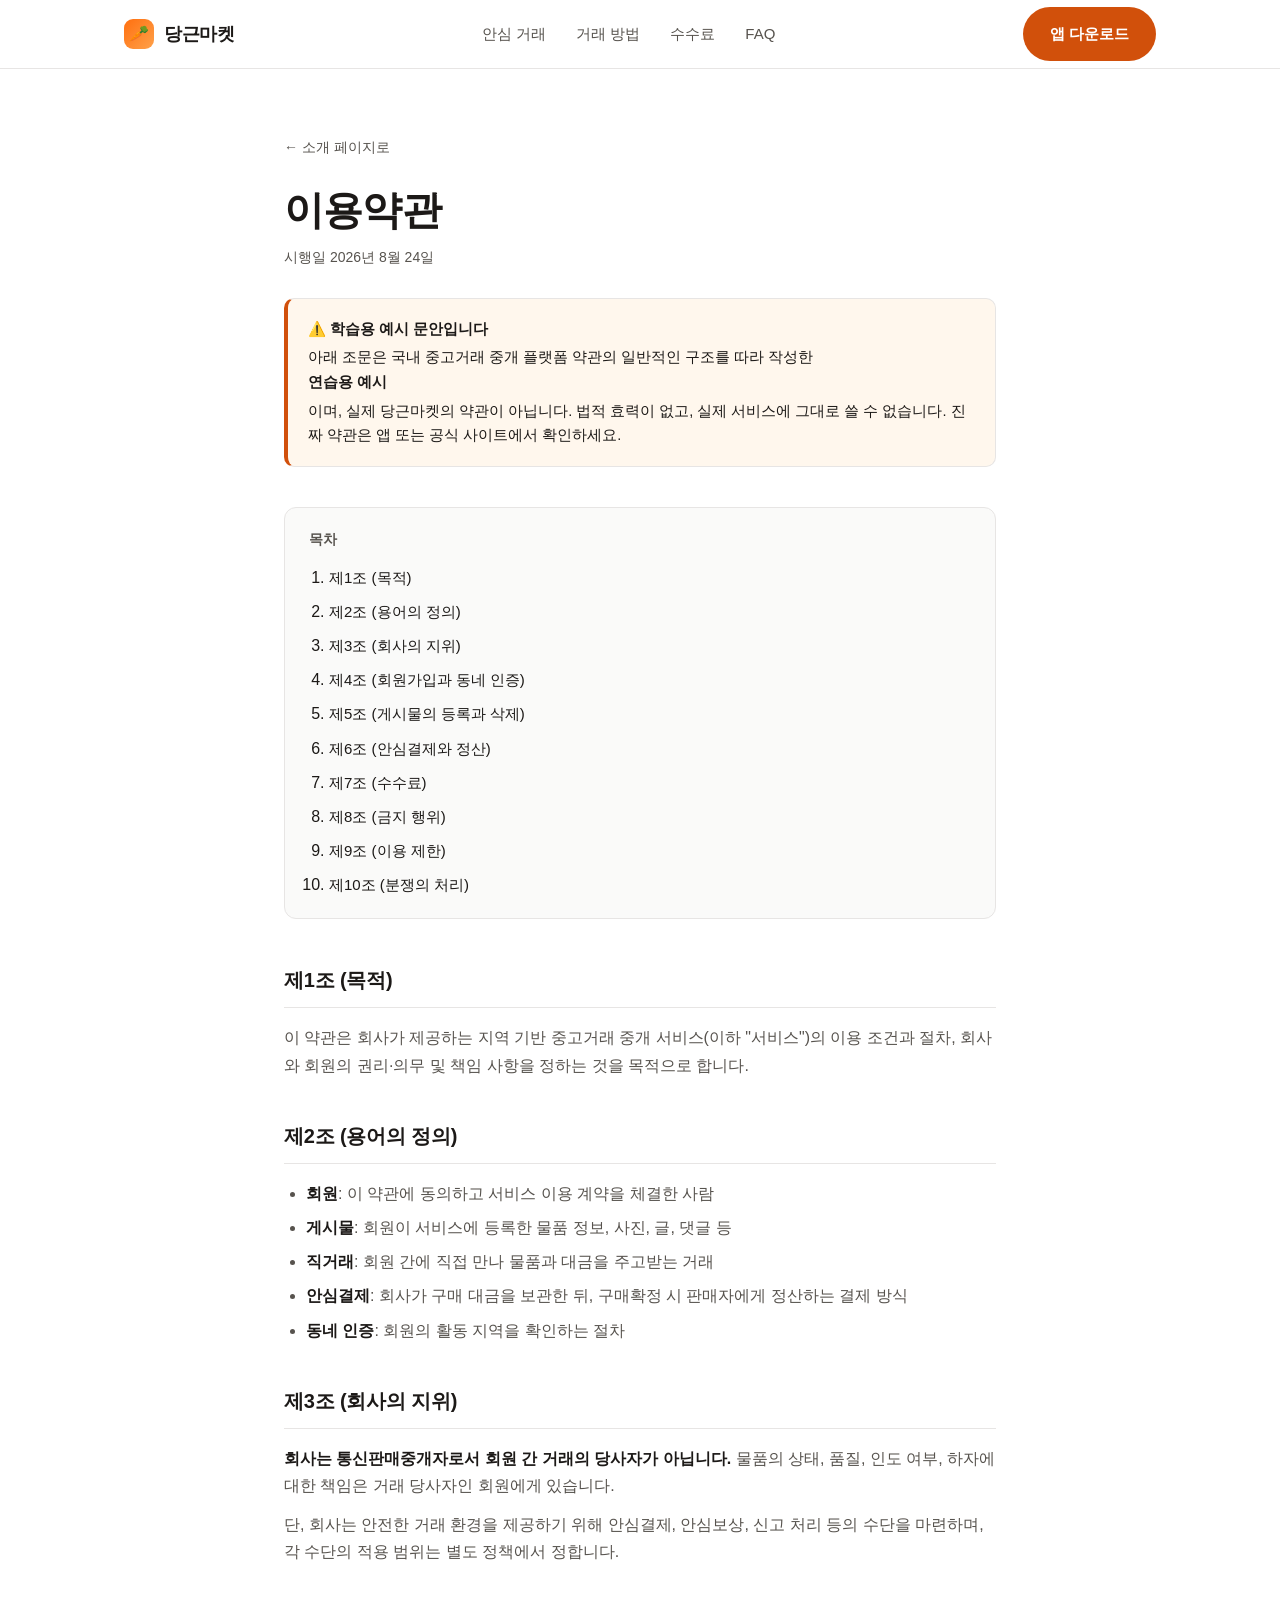
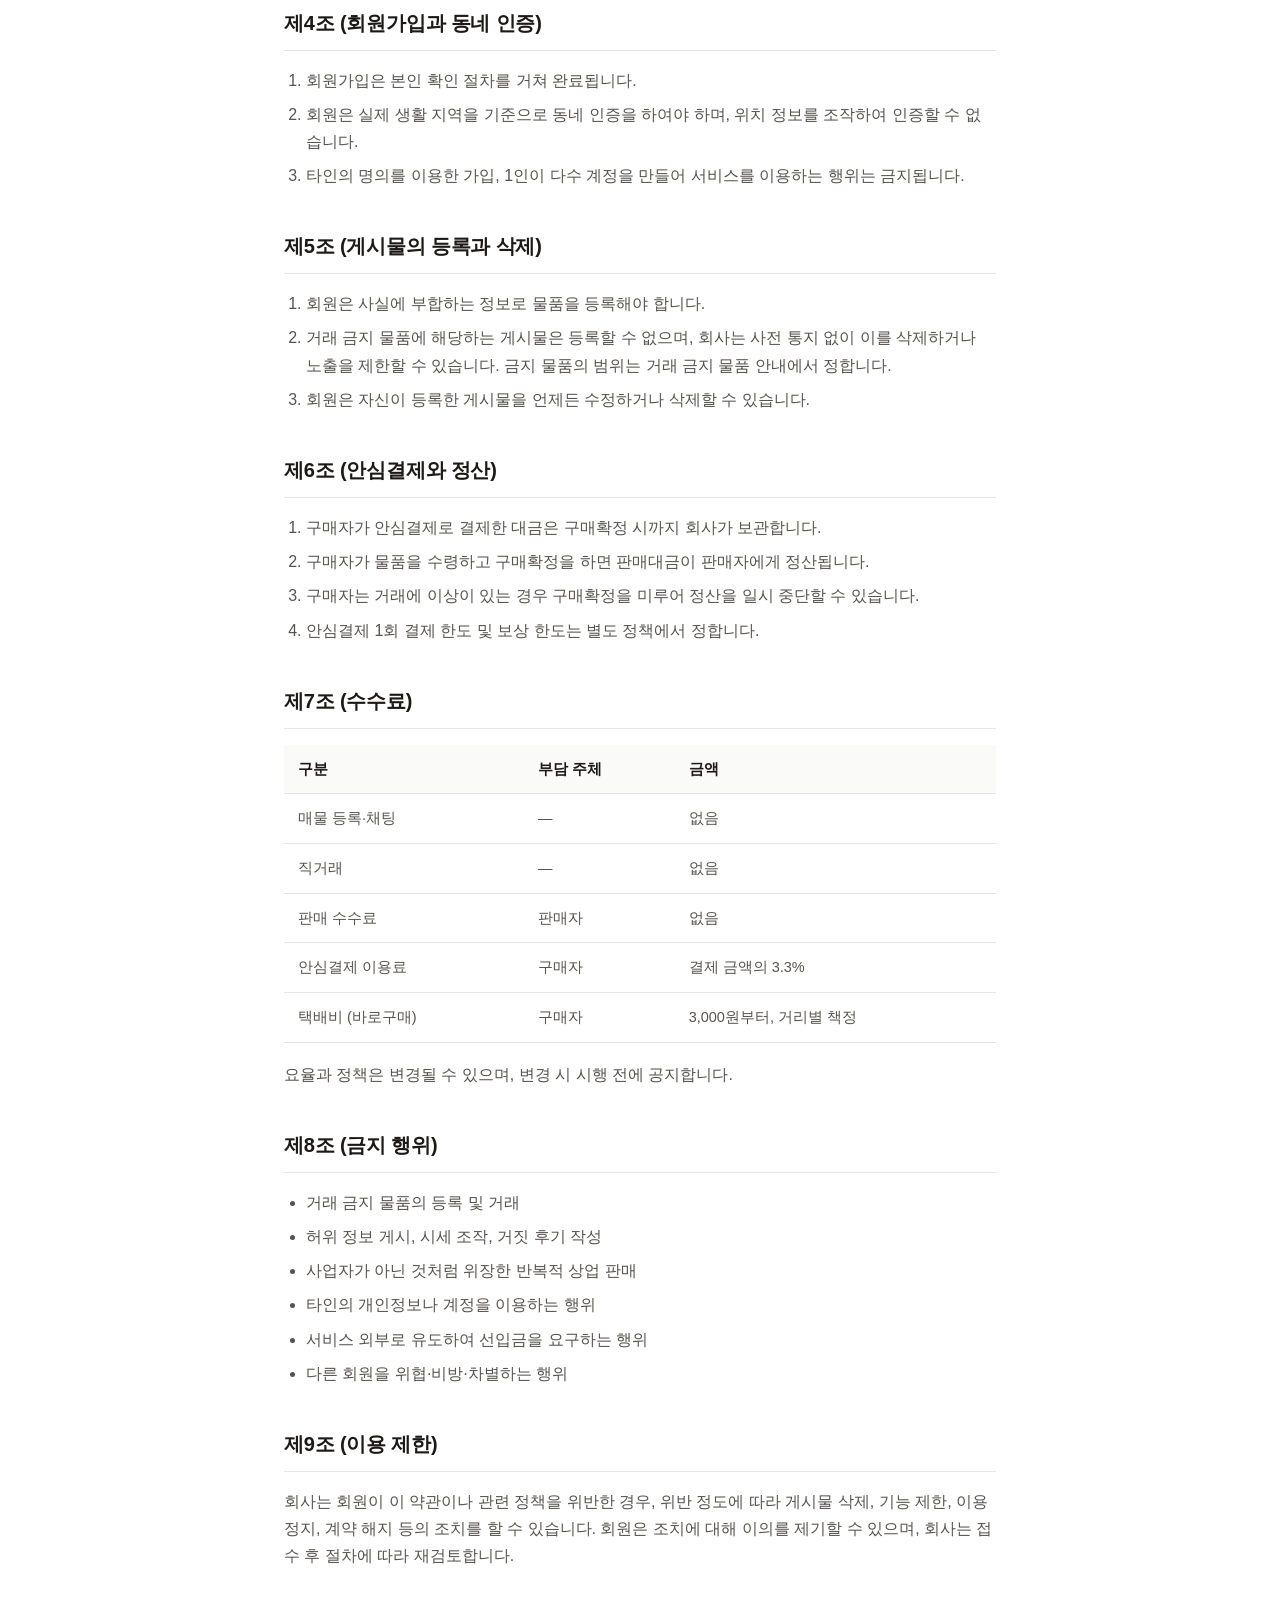
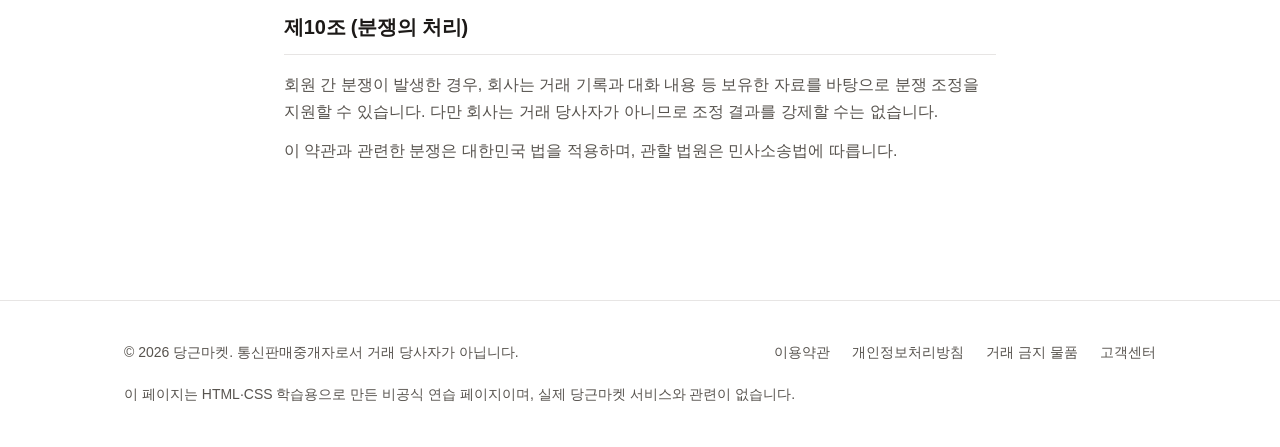
<file: terms.html>
<!DOCTYPE html>
<html lang="ko">
<head>
<meta charset="UTF-8">
<meta name="viewport" content="width=device-width, initial-scale=1">
<title>이용약관 — 당근마켓</title>
<meta name="description" content="당근마켓 이용약관 (학습용 예시 문안).">
<link rel="icon" href="favicon.svg" type="image/svg+xml">
<meta name="robots" content="noindex, nofollow">
<link rel="stylesheet" href="style.css">
</head>
<body>

<header class="header">
  <div class="container header__inner">
    <a class="logo" href="index.html">
      <span class="logo__mark">🥕</span>
      당근마켓
    </a>
    <nav class="nav" id="site-nav">
      <a href="index.html#safety">안심 거래</a>
      <a href="index.html#how">거래 방법</a>
      <a href="index.html#fees">수수료</a>
      <a href="index.html#faq">FAQ</a>
    </nav>
    <a class="btn btn--primary" href="index.html#cta">앱 다운로드</a>
    <button class="nav-toggle" type="button"
            aria-label="메뉴 열기" aria-controls="site-nav" aria-expanded="false">
      <svg class="icon-open" viewBox="0 0 24 24" fill="none" stroke="currentColor"
           stroke-width="2" stroke-linecap="round" aria-hidden="true">
        <line x1="3" y1="7" x2="21" y2="7"></line>
        <line x1="3" y1="12" x2="21" y2="12"></line>
        <line x1="3" y1="17" x2="21" y2="17"></line>
      </svg>
      <svg class="icon-close" viewBox="0 0 24 24" fill="none" stroke="currentColor"
           stroke-width="2" stroke-linecap="round" aria-hidden="true">
        <line x1="6" y1="6" x2="18" y2="18"></line>
        <line x1="18" y1="6" x2="6" y2="18"></line>
      </svg>
    </button>
  </div>
</header>

<main class="doc">
  <div class="container doc__inner">
    <a class="doc__back" href="index.html">← 소개 페이지로</a>

    <h1>이용약관</h1>
    <p class="doc__meta">시행일 2026년 8월 24일</p>

    <div class="notice">
      <strong>⚠️ 학습용 예시 문안입니다</strong>
      아래 조문은 국내 중고거래 중개 플랫폼 약관의 일반적인 구조를 따라 작성한
      <strong>연습용 예시</strong>이며, 실제 당근마켓의 약관이 아닙니다.
      법적 효력이 없고, 실제 서비스에 그대로 쓸 수 없습니다.
      진짜 약관은 앱 또는 공식 사이트에서 확인하세요.
    </div>

    <div class="toc">
      <h2>목차</h2>
      <ol>
        <li><a href="#a1">제1조 (목적)</a></li>
        <li><a href="#a2">제2조 (용어의 정의)</a></li>
        <li><a href="#a3">제3조 (회사의 지위)</a></li>
        <li><a href="#a4">제4조 (회원가입과 동네 인증)</a></li>
        <li><a href="#a5">제5조 (게시물의 등록과 삭제)</a></li>
        <li><a href="#a6">제6조 (안심결제와 정산)</a></li>
        <li><a href="#a7">제7조 (수수료)</a></li>
        <li><a href="#a8">제8조 (금지 행위)</a></li>
        <li><a href="#a9">제9조 (이용 제한)</a></li>
        <li><a href="#a10">제10조 (분쟁의 처리)</a></li>
      </ol>
    </div>

    <article id="a1">
      <h2>제1조 (목적)</h2>
      <p>
        이 약관은 회사가 제공하는 지역 기반 중고거래 중개 서비스(이하 "서비스")의
        이용 조건과 절차, 회사와 회원의 권리·의무 및 책임 사항을 정하는 것을 목적으로 합니다.
      </p>
    </article>

    <article id="a2">
      <h2>제2조 (용어의 정의)</h2>
      <ul>
        <li><strong>회원</strong>: 이 약관에 동의하고 서비스 이용 계약을 체결한 사람</li>
        <li><strong>게시물</strong>: 회원이 서비스에 등록한 물품 정보, 사진, 글, 댓글 등</li>
        <li><strong>직거래</strong>: 회원 간에 직접 만나 물품과 대금을 주고받는 거래</li>
        <li><strong>안심결제</strong>: 회사가 구매 대금을 보관한 뒤, 구매확정 시 판매자에게 정산하는 결제 방식</li>
        <li><strong>동네 인증</strong>: 회원의 활동 지역을 확인하는 절차</li>
      </ul>
    </article>

    <article id="a3">
      <h2>제3조 (회사의 지위)</h2>
      <p>
        <strong>회사는 통신판매중개자로서 회원 간 거래의 당사자가 아닙니다.</strong>
        물품의 상태, 품질, 인도 여부, 하자에 대한 책임은 거래 당사자인 회원에게 있습니다.
      </p>
      <p>
        단, 회사는 안전한 거래 환경을 제공하기 위해 안심결제, 안심보상, 신고 처리 등의
        수단을 마련하며, 각 수단의 적용 범위는 별도 정책에서 정합니다.
      </p>
    </article>

    <article id="a4">
      <h2>제4조 (회원가입과 동네 인증)</h2>
      <ol>
        <li>회원가입은 본인 확인 절차를 거쳐 완료됩니다.</li>
        <li>회원은 실제 생활 지역을 기준으로 동네 인증을 하여야 하며, 위치 정보를 조작하여 인증할 수 없습니다.</li>
        <li>타인의 명의를 이용한 가입, 1인이 다수 계정을 만들어 서비스를 이용하는 행위는 금지됩니다.</li>
      </ol>
    </article>

    <article id="a5">
      <h2>제5조 (게시물의 등록과 삭제)</h2>
      <ol>
        <li>회원은 사실에 부합하는 정보로 물품을 등록해야 합니다.</li>
        <li>
          거래 금지 물품에 해당하는 게시물은 등록할 수 없으며, 회사는 사전 통지 없이 이를
          삭제하거나 노출을 제한할 수 있습니다. 금지 물품의 범위는
          <a href="prohibited.html">거래 금지 물품 안내</a>에서 정합니다.
        </li>
        <li>회원은 자신이 등록한 게시물을 언제든 수정하거나 삭제할 수 있습니다.</li>
      </ol>
    </article>

    <article id="a6">
      <h2>제6조 (안심결제와 정산)</h2>
      <ol>
        <li>구매자가 안심결제로 결제한 대금은 구매확정 시까지 회사가 보관합니다.</li>
        <li>구매자가 물품을 수령하고 구매확정을 하면 판매대금이 판매자에게 정산됩니다.</li>
        <li>구매자는 거래에 이상이 있는 경우 구매확정을 미루어 정산을 일시 중단할 수 있습니다.</li>
        <li>안심결제 1회 결제 한도 및 보상 한도는 별도 정책에서 정합니다.</li>
      </ol>
    </article>

    <article id="a7">
      <h2>제7조 (수수료)</h2>
      <div class="table-wrap">
        <table>
          <thead>
            <tr><th>구분</th><th>부담 주체</th><th>금액</th></tr>
          </thead>
          <tbody>
            <tr><td>매물 등록·채팅</td><td>—</td><td>없음</td></tr>
            <tr><td>직거래</td><td>—</td><td>없음</td></tr>
            <tr><td>판매 수수료</td><td>판매자</td><td>없음</td></tr>
            <tr><td>안심결제 이용료</td><td>구매자</td><td>결제 금액의 3.3%</td></tr>
            <tr><td>택배비 (바로구매)</td><td>구매자</td><td>3,000원부터, 거리별 책정</td></tr>
          </tbody>
        </table>
      </div>
      <p>요율과 정책은 변경될 수 있으며, 변경 시 시행 전에 공지합니다.</p>
    </article>

    <article id="a8">
      <h2>제8조 (금지 행위)</h2>
      <ul>
        <li>거래 금지 물품의 등록 및 거래</li>
        <li>허위 정보 게시, 시세 조작, 거짓 후기 작성</li>
        <li>사업자가 아닌 것처럼 위장한 반복적 상업 판매</li>
        <li>타인의 개인정보나 계정을 이용하는 행위</li>
        <li>서비스 외부로 유도하여 선입금을 요구하는 행위</li>
        <li>다른 회원을 위협·비방·차별하는 행위</li>
      </ul>
    </article>

    <article id="a9">
      <h2>제9조 (이용 제한)</h2>
      <p>
        회사는 회원이 이 약관이나 관련 정책을 위반한 경우, 위반 정도에 따라
        게시물 삭제, 기능 제한, 이용 정지, 계약 해지 등의 조치를 할 수 있습니다.
        회원은 조치에 대해 이의를 제기할 수 있으며, 회사는 접수 후 절차에 따라 재검토합니다.
      </p>
    </article>

    <article id="a10">
      <h2>제10조 (분쟁의 처리)</h2>
      <p>
        회원 간 분쟁이 발생한 경우, 회사는 거래 기록과 대화 내용 등 보유한 자료를 바탕으로
        분쟁 조정을 지원할 수 있습니다. 다만 회사는 거래 당사자가 아니므로 조정 결과를
        강제할 수는 없습니다.
      </p>
      <p>
        이 약관과 관련한 분쟁은 대한민국 법을 적용하며, 관할 법원은 민사소송법에 따릅니다.
      </p>
    </article>
  </div>
</main>

<footer class="footer">
  <div class="container">
    <div class="footer__inner">
      <p>© 2026 당근마켓. 통신판매중개자로서 거래 당사자가 아닙니다.</p>
      <nav>
        <a href="terms.html">이용약관</a>
        <a href="privacy.html">개인정보처리방침</a>
        <a href="prohibited.html">거래 금지 물품</a>
        <a href="index.html#faq">고객센터</a>
      </nav>
    </div>
    <p class="footer__disclaimer">
      이 페이지는 HTML·CSS 학습용으로 만든 비공식 연습 페이지이며, 실제 당근마켓 서비스와 관련이 없습니다.
    </p>
  </div>
</footer>

<script src="main.js" defer></script>

</body>
</html>
</file>
<file: style.css>
/* ============================================================
   1. 디자인 토큰 — 색/여백/글꼴을 여기서 한 번에 관리합니다.

      색을 세 개로 나눈 이유:
      · --carrot    : 당근 브랜드 오렌지. 로고·그라데이션 같은 '장식'에만.
      · --brand     : 버튼처럼 위에 흰 글자를 얹는 '배경'용 (조금 더 진하게).
      · --brand-ink : 글자를 브랜드 색으로 쓸 때.
      밝은 #FF6F0F에 흰 글자를 얹으면 대비가 2.4:1밖에 안 나와 읽기 어렵습니다.
      그래서 버튼·글자에는 한 단계 진한 값을 쓰고, 장식에만 원래 색을 씁니다.
      (브랜드 색을 그대로 쓰고 싶으면 --brand 를 var(--carrot) 으로 바꾸세요.)
   ============================================================ */
:root {
  --carrot:       #ff6f0f;
  --brand:        #d1500b;
  --brand-dark:   #a63d07;
  --brand-ink:    #c2410c;
  --accent:       #ea580c;
  --brand-soft:   #fff7ed;

  --text:         #1c1917;
  --text-muted:   #57534e;
  --bg:           #ffffff;
  --bg-alt:       #fafaf9;
  --border:       #e7e5e4;

  --radius:       14px;
  --shadow:       0 1px 2px rgba(0,0,0,.05), 0 8px 24px rgba(0,0,0,.06);
  --max-width:    1080px;

  --font: "Pretendard", -apple-system, BlinkMacSystemFont, "Segoe UI",
          "Malgun Gothic", "Apple SD Gothic Neo", sans-serif;
}

/* 사용자가 OS를 다크 모드로 쓰면 색만 갈아끼웁니다. */
@media (prefers-color-scheme: dark) {
  :root {
    --brand-ink:  #fdba74;   /* 어두운 배경에선 글자색을 밝게 뒤집습니다 */
    --accent:     #fbbf24;
    --brand-soft: #3b1206;

    --text:       #fafaf9;
    --text-muted: #a8a29e;
    --bg:         #0c0a09;
    --bg-alt:     #14100e;
    --border:     #292524;
    --shadow:     0 1px 2px rgba(0,0,0,.4), 0 8px 24px rgba(0,0,0,.5);
  }
}

/* ============================================================
   2. 기본 스타일 초기화
   ============================================================ */
* { margin: 0; padding: 0; box-sizing: border-box; }

html { scroll-behavior: smooth; }         /* 메뉴 클릭 시 부드럽게 이동 */

/* 상단 고정 헤더(68px)에 제목이 가리지 않도록, 앵커로 이동할 때
   그 요소 위에 여유 공간을 확보합니다. 헤더 높이 + 여백 16px. */
[id] { scroll-margin-top: 84px; }

/* 움직임에 민감한 사용자는 부드러운 스크롤과 호버 애니메이션을 끕니다. */
@media (prefers-reduced-motion: reduce) {
  html { scroll-behavior: auto; }
  * { transition: none !important; }
}

body {
  font-family: var(--font);
  color: var(--text);
  background: var(--bg);
  line-height: 1.7;
  -webkit-font-smoothing: antialiased;
}

img { max-width: 100%; display: block; }
a   { color: inherit; text-decoration: none; }

/* 콘텐츠 가로 폭을 잡아주는 공통 래퍼 */
.container {
  width: 100%;
  max-width: var(--max-width);
  margin-inline: auto;
  padding-inline: 24px;
}

/* 섹션 공통 상하 여백 */
.section { padding-block: 96px; }
.section--alt { background: var(--bg-alt); }

/* 섹션 제목 묶음 */
.section-head { text-align: center; max-width: 660px; margin: 0 auto 56px; }
.section-head .eyebrow {
  display: inline-block;
  font-size: 13px; font-weight: 700; letter-spacing: .08em;
  text-transform: uppercase;
  color: var(--brand-ink);
  margin-bottom: 12px;
}
.section-head h2 {
  font-size: clamp(28px, 4vw, 40px);
  line-height: 1.3;
  letter-spacing: -.02em;
}
.section-head p {
  margin-top: 14px;
  color: var(--text-muted);
  font-size: 17px;
}

/* ============================================================
   3. 버튼
   ============================================================ */
.btn {
  display: inline-flex; align-items: center; gap: 8px;
  padding: 13px 26px;
  border-radius: 999px;
  font-size: 15px; font-weight: 600;
  border: 1px solid transparent;
  cursor: pointer;
  transition: transform .15s ease, background .15s ease, border-color .15s ease;
}
.btn:hover { transform: translateY(-2px); }

.btn--primary { background: var(--brand); color: #fff; }
.btn--primary:hover { background: var(--brand-dark); }

.btn--ghost {
  background: transparent;
  color: var(--text);
  border-color: var(--border);
}
.btn--ghost:hover { border-color: var(--brand-ink); color: var(--brand-ink); }

/* ============================================================
   4. 헤더 — 스크롤해도 상단에 붙어 있습니다.
   ============================================================ */
.header {
  position: sticky; top: 0; z-index: 50;
  background: color-mix(in srgb, var(--bg) 82%, transparent);
  backdrop-filter: blur(12px);
  border-bottom: 1px solid var(--border);
}
.header__inner {
  display: flex; align-items: center; justify-content: space-between;
  height: 68px;
}
.logo { display: flex; align-items: center; gap: 10px; font-weight: 800; font-size: 18px; letter-spacing: -.02em; }
.logo__mark {
  width: 30px; height: 30px; border-radius: 9px;
  background: linear-gradient(135deg, var(--carrot), #ffa14a);
  display: grid; place-items: center;
  font-size: 16px;
}
.nav { display: flex; align-items: center; gap: 30px; }
.nav a { font-size: 15px; color: var(--text-muted); font-weight: 500; }
.nav a:hover { color: var(--text); }

/* 햄버거 버튼 — 데스크톱에서는 숨기고, 좁은 화면에서만 나타납니다. */
.nav-toggle {
  display: none;
  background: none; border: 1px solid var(--border);
  border-radius: 10px;
  width: 40px; height: 40px;
  align-items: center; justify-content: center;
  color: var(--text);
  cursor: pointer;
}
.nav-toggle svg { width: 20px; height: 20px; }
/* 열림/닫힘에 따라 아이콘 하나만 보여줍니다. */
.nav-toggle .icon-close,
.nav-toggle[aria-expanded="true"] .icon-open { display: none; }
.nav-toggle[aria-expanded="true"] .icon-close { display: block; }

/* 키보드로 이동할 때 초점이 어디 있는지 분명히 보이도록 */
a:focus-visible, button:focus-visible, summary:focus-visible {
  outline: 2px solid var(--brand-ink);
  outline-offset: 3px;
  border-radius: 4px;
}

/* ============================================================
   5. 히어로 — 첫 화면
   ============================================================ */
.hero {
  position: relative;
  padding-block: 112px 96px;
  text-align: center;
  overflow: hidden;
}
/* 배경에 은은한 그라데이션을 깔아둡니다. */
.hero::before {
  content: "";
  position: absolute; inset: -30% 0 auto;
  height: 620px;
  background: radial-gradient(ellipse at 50% 0%,
              color-mix(in srgb, var(--carrot) 20%, transparent), transparent 65%);
  pointer-events: none;
}
.hero > * { position: relative; }

.badge {
  display: inline-flex; align-items: center; gap: 8px;
  padding: 7px 16px;
  border-radius: 999px;
  background: var(--brand-soft);
  color: var(--brand-ink);
  font-size: 13px; font-weight: 600;
  margin-bottom: 26px;
}
.hero h1 {
  font-size: clamp(34px, 6vw, 60px);
  line-height: 1.2;
  letter-spacing: -.03em;
  max-width: 800px;
  margin-inline: auto;
}
.hero h1 em {
  font-style: normal;
  background: linear-gradient(120deg, var(--brand-ink), var(--accent));
  -webkit-background-clip: text;
  background-clip: text;
  color: transparent;
}
.hero p.lead {
  margin: 22px auto 0;
  max-width: 580px;
  font-size: 18px;
  color: var(--text-muted);
}
.hero__actions {
  display: flex; justify-content: center; flex-wrap: wrap; gap: 12px;
  margin-top: 34px;
}
.hero__note { margin-top: 16px; font-size: 13px; color: var(--text-muted); }

/* ============================================================
   6. 히어로 아래 앱 화면 목업 (매물 목록)
   ============================================================ */
.mockup {
  margin-top: 64px;
  border: 1px solid var(--border);
  border-radius: 18px;
  background: var(--bg-alt);
  box-shadow: var(--shadow);
  overflow: hidden;
}
.mockup__bar {
  display: flex; align-items: center; gap: 10px;
  padding: 13px 16px;
  border-bottom: 1px solid var(--border);
  font-size: 13px; color: var(--text-muted);
}
.mockup__bar .dot { width: 11px; height: 11px; border-radius: 50%; background: var(--border); }
.mockup__bar .search {
  margin-left: 8px; flex: 1;
  background: var(--bg); border: 1px solid var(--border);
  border-radius: 999px; padding: 5px 14px;
  text-align: left;
}
.mockup__body {
  display: grid; grid-template-columns: repeat(3, 1fr);
  gap: 14px; padding: 22px; text-align: left;
}
.item {
  background: var(--bg);
  border: 1px solid var(--border);
  border-radius: 12px;
  overflow: hidden;
}
.item__thumb {
  aspect-ratio: 4 / 3;
  display: grid; place-items: center;
  font-size: 44px;
  background: var(--brand-soft);
}
.item__info { padding: 12px 14px; }
.item__title { font-size: 14px; font-weight: 600; }
.item__price { font-size: 16px; font-weight: 800; letter-spacing: -.02em; margin-top: 2px; }
.item__meta { font-size: 12px; color: var(--text-muted); margin-top: 4px; }
.item__tag {
  display: inline-block; margin-top: 8px;
  font-size: 11px; font-weight: 700;
  color: var(--brand-ink); background: var(--brand-soft);
  padding: 2px 8px; border-radius: 999px;
}

/* 지표 */
.stats {
  display: grid; grid-template-columns: repeat(3, 1fr);
  gap: 24px;
  margin-top: 72px;
  padding-top: 48px;
  border-top: 1px solid var(--border);
}
.stat strong { display: block; font-size: 34px; letter-spacing: -.02em; }
.stat span { font-size: 14px; color: var(--text-muted); }
.stats__note { margin-top: 20px; font-size: 12px; color: var(--text-muted); }

/* ============================================================
   7. 기능 카드
   ============================================================ */
.cards {
  display: grid;
  grid-template-columns: repeat(auto-fit, minmax(250px, 1fr));
  gap: 20px;
}
.card {
  background: var(--bg);
  border: 1px solid var(--border);
  border-radius: var(--radius);
  padding: 28px;
  transition: transform .18s ease, box-shadow .18s ease;
}
.card:hover { transform: translateY(-4px); box-shadow: var(--shadow); }
.card__icon {
  width: 44px; height: 44px; border-radius: 11px;
  background: var(--brand-soft);
  display: grid; place-items: center;
  font-size: 21px;
  margin-bottom: 18px;
}
.card h3 { font-size: 17px; margin-bottom: 8px; }
.card p { font-size: 15px; color: var(--text-muted); }

/* ============================================================
   8. 거래 순서
   ============================================================ */
.steps { display: grid; grid-template-columns: repeat(auto-fit, minmax(240px, 1fr)); gap: 32px; }
.step__num {
  width: 38px; height: 38px; border-radius: 50%;
  background: var(--brand); color: #fff;
  display: grid; place-items: center;
  font-weight: 700; font-size: 15px;
  margin-bottom: 16px;
}
.step h3 { font-size: 17px; margin-bottom: 8px; }
.step p { font-size: 15px; color: var(--text-muted); }

/* ============================================================
   9. 수수료 카드
   ============================================================ */
.plans { display: grid; grid-template-columns: repeat(auto-fit, minmax(260px, 1fr)); gap: 20px; align-items: start; }
.plan {
  background: var(--bg);
  border: 1px solid var(--border);
  border-radius: var(--radius);
  padding: 30px;
  display: flex; flex-direction: column;
}
.plan--featured {
  border-color: var(--brand);
  border-width: 2px;
  box-shadow: var(--shadow);
  position: relative;
}
.plan__tag {
  position: absolute; top: -12px; left: 30px;
  background: var(--brand); color: #fff;
  font-size: 12px; font-weight: 700;
  padding: 4px 12px; border-radius: 999px;
}
.plan h3 { font-size: 16px; color: var(--text-muted); font-weight: 600; }
.plan__price { font-size: 38px; font-weight: 800; letter-spacing: -.03em; margin: 6px 0 4px; }
.plan__price small { font-size: 15px; font-weight: 500; color: var(--text-muted); }
.plan__desc { font-size: 14px; color: var(--text-muted); margin-bottom: 22px; }
.plan ul { list-style: none; display: grid; gap: 11px; margin-bottom: 26px; }
.plan li { font-size: 14.5px; display: flex; gap: 9px; }
.plan li::before { content: "✓"; color: var(--brand-ink); font-weight: 700; }
.plan .btn { justify-content: center; margin-top: auto; }
.fees__note {
  margin-top: 28px; text-align: center;
  font-size: 13px; color: var(--text-muted);
}

/* ============================================================
   10. 자주 묻는 질문 — <details>로 JS 없이 접고 펼칩니다.
   ============================================================ */
.faq { max-width: 720px; margin-inline: auto; display: grid; gap: 12px; }
.faq details {
  border: 1px solid var(--border);
  border-radius: 11px;
  background: var(--bg);
  padding: 18px 22px;
}
.faq summary {
  cursor: pointer; font-weight: 600; font-size: 16px;
  list-style: none;
  display: flex; justify-content: space-between; gap: 16px;
}
.faq summary::-webkit-details-marker { display: none; }
.faq summary::after { content: "+"; color: var(--brand-ink); font-size: 21px; line-height: 1; }
.faq details[open] summary::after { content: "−"; }
.faq details p { margin-top: 12px; color: var(--text-muted); font-size: 15px; }

/* ============================================================
   11. 마지막 유도 영역 & 푸터
   ============================================================ */
.cta {
  text-align: center;
  border-radius: 22px;
  padding: 72px 28px;
  background: linear-gradient(135deg, #7c2d12, var(--brand));
  color: #fff;
}
.cta h2 { font-size: clamp(26px, 4vw, 38px); letter-spacing: -.02em; line-height: 1.3; }
.cta p { margin: 14px auto 30px; max-width: 480px; color: #fde8d7; }
.cta__actions { display: flex; justify-content: center; flex-wrap: wrap; gap: 12px; }
.cta .btn--light { background: #fff; color: var(--brand); }
.cta .btn--light:hover { background: #f5f5f4; }
.cta .btn--outline { background: transparent; color: #fff; border-color: rgba(255,255,255,.5); }
.cta .btn--outline:hover { border-color: #fff; }

.footer { border-top: 1px solid var(--border); padding-block: 40px; }
.footer__inner {
  display: flex; flex-wrap: wrap; gap: 16px;
  align-items: center; justify-content: space-between;
}
.footer p, .footer a { font-size: 14px; color: var(--text-muted); }
.footer nav { display: flex; flex-wrap: wrap; gap: 22px; }
.footer a:hover { color: var(--text); }
.footer__disclaimer { margin-top: 18px; font-size: 12px; }

/* ============================================================
   12. 모바일 대응
   ============================================================ */
@media (max-width: 720px) {
  .section { padding-block: 64px; }
  .hero { padding-block: 72px 64px; }
  .stats { grid-template-columns: 1fr; gap: 22px; text-align: center; }
  .mockup__body { grid-template-columns: 1fr; }
  .mockup__bar .search { display: none; }

  /* 좁은 화면: 메뉴를 접어 두고 햄버거 버튼으로 펼칩니다.
     헤더가 position: sticky 라서 그 안의 absolute 는 헤더를 기준으로 잡힙니다. */
  .nav-toggle { display: inline-flex; }
  .nav {
    display: none;
    position: absolute; top: 100%; left: 0; right: 0;
    flex-direction: column; align-items: stretch; gap: 0;
    padding: 8px 24px 16px;
    background: var(--bg);
    border-bottom: 1px solid var(--border);
    box-shadow: var(--shadow);
  }
  .nav[data-open="true"] { display: flex; }
  .nav a {
    font-size: 16px; padding: 14px 0;
    border-bottom: 1px solid var(--border);
  }
  .nav a:last-child { border-bottom: none; }

  /* 헤더가 좁아지므로 버튼 글자를 줄입니다. */
  .header .btn { padding: 10px 16px; font-size: 14px; }
}

/* ============================================================
   13. 문서 페이지 (약관 · 개인정보처리방침 · 판매금지품목)
       terms.html / privacy.html / prohibited.html 에서 함께 씁니다.
   ============================================================ */
.doc { padding-block: 64px 96px; }
.doc__inner { max-width: 760px; margin-inline: auto; }

.doc__back {
  display: inline-flex; align-items: center; gap: 6px;
  font-size: 14px; color: var(--text-muted); font-weight: 500;
  margin-bottom: 24px;
}
.doc__back:hover { color: var(--brand-ink); }

.doc h1 {
  font-size: clamp(28px, 5vw, 40px);
  letter-spacing: -.02em; line-height: 1.3;
}
.doc__meta { margin-top: 10px; font-size: 14px; color: var(--text-muted); }

/* 문서 상단의 안내 상자. 무엇을 근거로 쓴 문서인지 먼저 밝힙니다. */
.notice {
  margin: 28px 0 40px;
  padding: 18px 20px;
  border: 1px solid var(--border);
  border-left: 4px solid var(--brand);
  border-radius: 10px;
  background: var(--brand-soft);
  font-size: 14.5px;
}
.notice strong { display: block; margin-bottom: 4px; }
.notice a { color: var(--brand-ink); text-decoration: underline; }

/* 목차 */
.toc {
  border: 1px solid var(--border);
  border-radius: 12px;
  padding: 20px 24px;
  margin-bottom: 44px;
  background: var(--bg-alt);
}
.toc h2 { font-size: 14px; color: var(--text-muted); margin-bottom: 12px; }
.toc ol { margin: 0; padding-left: 20px; display: grid; gap: 7px; }
.toc a { font-size: 15px; }
.toc a:hover { color: var(--brand-ink); text-decoration: underline; }

/* 본문 */
.doc article { margin-bottom: 40px; }
.doc article h2 {
  font-size: 20px; letter-spacing: -.01em;
  padding-bottom: 10px; margin-bottom: 16px;
  border-bottom: 1px solid var(--border);
}
.doc article h3 { font-size: 16px; margin: 22px 0 8px; }
.doc article p { color: var(--text-muted); margin-bottom: 12px; }
.doc article ul, .doc article ol { color: var(--text-muted); padding-left: 22px; margin-bottom: 14px; }
.doc article li { margin-bottom: 7px; }
.doc article strong { color: var(--text); }

/* 표 — 좁은 화면에서 가로 스크롤되도록 감싸서 씁니다. */
.table-wrap { overflow-x: auto; margin-bottom: 18px; }
table {
  width: 100%; min-width: 420px;
  border-collapse: collapse;
  font-size: 14.5px;
}
th, td {
  text-align: left; padding: 12px 14px;
  border-bottom: 1px solid var(--border);
  vertical-align: top;
}
th { background: var(--bg-alt); font-weight: 600; white-space: nowrap; }
td { color: var(--text-muted); }

/* 금지 품목처럼 '해도 되는 것 / 안 되는 것'을 나란히 보여줄 때 */
.split { display: grid; grid-template-columns: repeat(auto-fit, minmax(260px, 1fr)); gap: 16px; }
.split > div {
  border: 1px solid var(--border);
  border-radius: 12px;
  padding: 20px 22px;
}
.split h3 { margin-top: 0; }
.split ul { margin-bottom: 0; }

@media (max-width: 720px) {
  .doc { padding-block: 40px 64px; }
  .notice { margin: 22px 0 32px; }
}
</file>
